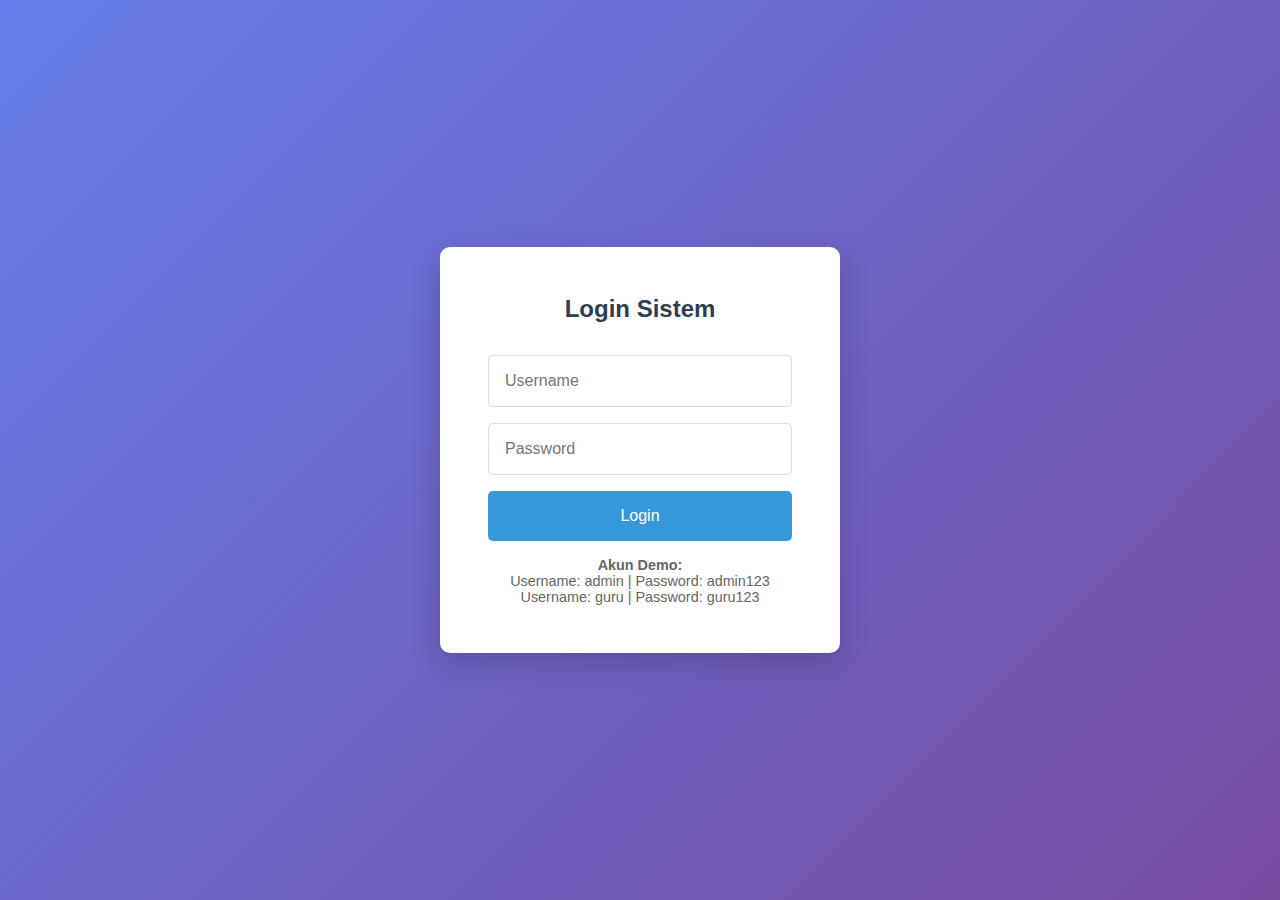
<file: index.html>
<!DOCTYPE html>
<html lang="id">
<head>
    <meta charset="UTF-8">
    <meta name="viewport" content="width=device-width, initial-scale=1.0">
    <title>Aplikasi Pelanggaran Siswa</title>
    <link rel="stylesheet" href="style.css">
</head>
<body>
    <nav class="navbar">
        <div class="nav-brand">
            <h2>SMK BAKTI NUSANTARA 666</h2>
        </div>
        <ul class="nav-menu" id="nav-menu">
            <li><a href="#" onclick="showPage('beranda')">Beranda</a></li>
            <li><a href="#" onclick="showPage('data-siswa')">Data Siswa</a></li>
            <li><a href="#" onclick="showPage('pelanggaran')">Pelanggaran</a></li>
            <li><a href="#" onclick="showPage('aturan')">Aturan Sekolah</a></li>
            <li><a href="#" onclick="showPage('histori')">Histori Ajaran</a></li>
            <li><a href="#" onclick="showPage('info-sekolah')">Info Sekolah</a></li>
            <li><a href="#" onclick="showPage('tentang')">Tentang</a></li>
            <li><a href="#" onclick="logout()">Logout</a></li>
        </ul>
    </nav>

    <!-- Login Page -->
    <div id="login-page" class="page active">
        <div class="login-container">
            <h2>Login Sistem</h2>
            <form id="login-form">
                <input type="text" id="username" placeholder="Username" required>
                <input type="password" id="password" placeholder="Password" required>
                <button type="submit">Login</button>
            </form>
            <div id="login-error" style="color: red; margin-top: 1rem; text-align: center; display: none;"></div>
            <div style="margin-top: 1rem; text-align: center; font-size: 0.9rem; color: #666;">
                <p><strong>Akun Demo:</strong></p>
                <p>Username: admin | Password: admin123</p>
                <p>Username: guru | Password: guru123</p>
            </div>
        </div>
    </div>

    <!-- Beranda -->
    <div id="beranda" class="page">
        <div class="container">
            <div class="welcome-section">
                <h1>🏫 Selamat Datang di Sistem Pelanggaran Siswa</h1>
                <h2>SMK BAKTI NUSANTARA 666</h2>
                <p>Sistem informasi untuk mengelola dan memantau pelanggaran siswa secara digital</p>
            </div>
            
            <div class="stats">
                <div class="stat-card blue">
                    <div class="stat-icon">👥</div>
                    <div class="stat-info">
                        <h3>Total Siswa</h3>
                        <p id="total-siswa">0</p>
                    </div>
                </div>
                <div class="stat-card red">
                    <div class="stat-icon">⚠️</div>
                    <div class="stat-info">
                        <h3>Total Pelanggaran</h3>
                        <p id="total-pelanggaran">0</p>
                    </div>
                </div>
                <div class="stat-card orange">
                    <div class="stat-icon">📅</div>
                    <div class="stat-info">
                        <h3>Pelanggaran Bulan Ini</h3>
                        <p id="pelanggaran-bulan">0</p>
                    </div>
                </div>
                <div class="stat-card green">
                    <div class="stat-icon">✅</div>
                    <div class="stat-info">
                        <h3>Siswa Tertib</h3>
                        <p id="siswa-tertib">0</p>
                    </div>
                </div>
            </div>
            
            <div class="quick-actions">
                <h3>🚀 Aksi Cepat</h3>
                <div class="action-buttons">
                    <button class="action-btn" onclick="showPage('data-siswa')">
                        <span class="btn-icon">👤</span>
                        <span>Kelola Siswa</span>
                    </button>
                    <button class="action-btn" onclick="showPage('pelanggaran')">
                        <span class="btn-icon">📝</span>
                        <span>Catat Pelanggaran</span>
                    </button>
                    <button class="action-btn" onclick="showPage('aturan')">
                        <span class="btn-icon">📋</span>
                        <span>Lihat Aturan</span>
                    </button>
                    <button class="action-btn" onclick="showPage('histori')">
                        <span class="btn-icon">📊</span>
                        <span>Histori Data</span>
                    </button>
                </div>
            </div>
        </div>
    </div>

    <!-- Data Siswa -->
    <div id="data-siswa" class="page">
        <div class="container">
            <h1>Data Siswa</h1>
            <button class="btn-primary" onclick="showModal('add-siswa')">Tambah Siswa</button>
            <table id="siswa-table">
                <thead>
                    <tr>
                        <th>NIS</th>
                        <th>Nama</th>
                        <th>Kelas</th>
                        <th>Alamat</th>
                        <th>Aksi</th>
                    </tr>
                </thead>
                <tbody id="siswa-tbody"></tbody>
            </table>
        </div>
    </div>

    <!-- Pelanggaran -->
    <div id="pelanggaran" class="page">
        <div class="container">
            <h1>Data Pelanggaran</h1>
            <button class="btn-primary" onclick="showModal('add-pelanggaran')">Tambah Pelanggaran</button>
            <table id="pelanggaran-table">
                <thead>
                    <tr>
                        <th>No</th>
                        <th>Tanggal</th>
                        <th>NIS</th>
                        <th>Nama Siswa</th>
                        <th>Kelas</th>
                        <th>Jenis Pelanggaran</th>
                        <th>Sanksi</th>
                        <th>Status</th>
                        <th>Aksi</th>
                    </tr>
                </thead>
                <tbody></tbody>
            </table>
        </div>
    </div>

    <!-- Aturan Sekolah -->
    <div id="aturan" class="page">
        <div class="container">
            <h1>📋 Aturan & Tata Tertib Sekolah</h1>
            
            <div class="rules-grid">
                <div class="rule-card">
                    <h3>🕐 Kedisiplinan Waktu</h3>
                    <ul>
                        <li>Siswa wajib hadir tepat waktu (07:00 WIB)</li>
                        <li>Tidak boleh terlambat lebih dari 15 menit</li>
                        <li>Izin keluar kelas harus seizin guru</li>
                        <li>Pulang sesuai jadwal yang ditentukan</li>
                    </ul>
                </div>
                
                <div class="rule-card">
                    <h3>👔 Seragam & Penampilan</h3>
                    <ul>
                        <li>Berpakaian seragam sesuai ketentuan</li>
                        <li>Sepatu hitam, kaos kaki putih</li>
                        <li>Rambut rapi, tidak dicat</li>
                        <li>Tidak memakai aksesoris berlebihan</li>
                    </ul>
                </div>
                
                <div class="rule-card">
                    <h3>📚 Kegiatan Belajar</h3>
                    <ul>
                        <li>Mengerjakan tugas tepat waktu</li>
                        <li>Membawa buku sesuai jadwal</li>
                        <li>Tidak mengganggu proses belajar</li>
                        <li>Aktif dalam kegiatan pembelajaran</li>
                    </ul>
                </div>
                
                <div class="rule-card">
                    <h3>🤝 Sikap & Perilaku</h3>
                    <ul>
                        <li>Menghormati guru dan sesama siswa</li>
                        <li>Tidak berkelahi atau bullying</li>
                        <li>Menjaga kebersihan lingkungan</li>
                        <li>Tidak merokok di area sekolah</li>
                    </ul>
                </div>
            </div>
            
            <div class="sanctions-section">
                <h3>⚖️ Tingkat Sanksi Pelanggaran</h3>
                <div class="sanction-levels">
                    <div class="sanction-card light">
                        <h4>🟡 Pelanggaran Ringan</h4>
                        <p><strong>Contoh:</strong> Terlambat, tidak mengerjakan PR</p>
                        <p><strong>Sanksi:</strong> Teguran lisan, nasihat</p>
                    </div>
                    <div class="sanction-card medium">
                        <h4>🟠 Pelanggaran Sedang</h4>
                        <p><strong>Contoh:</strong> Tidak berseragam, mengganggu kelas</p>
                        <p><strong>Sanksi:</strong> Teguran tertulis, panggilan orang tua</p>
                    </div>
                    <div class="sanction-card heavy">
                        <h4>🔴 Pelanggaran Berat</h4>
                        <p><strong>Contoh:</strong> Berkelahi, merokok, membawa barang terlarang</p>
                        <p><strong>Sanksi:</strong> Skorsing, perjanjian tertulis</p>
                    </div>
                </div>
            </div>
        </div>
    </div>

    <!-- Histori Ajaran -->
    <div id="histori" class="page">
        <div class="container">
            <h1>📊 Histori Tahun Ajaran</h1>
            
            <div class="histori-stats">
                <div class="current-year">
                    <h2>📅 Tahun Ajaran Aktif: 2024/2025</h2>
                    <div class="year-stats">
                        <div class="stat-item">
                            <span class="stat-number" id="pelanggaran-2024">0</span>
                            <span class="stat-label">Total Pelanggaran</span>
                        </div>
                        <div class="stat-item">
                            <span class="stat-number" id="siswa-aktif">0</span>
                            <span class="stat-label">Siswa Aktif</span>
                        </div>
                        <div class="stat-item">
                            <span class="stat-number" id="kasus-selesai">0</span>
                            <span class="stat-label">Kasus Selesai</span>
                        </div>
                    </div>
                </div>
            </div>
            
            <div class="histori-timeline">
                <h3>📈 Riwayat Tahun Sebelumnya</h3>
                
                <div class="timeline-item">
                    <div class="timeline-year">2023/2024</div>
                    <div class="timeline-content">
                        <h4>Tahun Ajaran 2023/2024</h4>
                        <div class="timeline-stats">
                            <span>📊 Total Pelanggaran: <strong>25</strong></span>
                            <span>👥 Total Siswa: <strong>450</strong></span>
                            <span>✅ Tingkat Kedisiplinan: <strong>94%</strong></span>
                        </div>
                        <p>Pelanggaran terbanyak: Keterlambatan (60%), Seragam tidak lengkap (25%)</p>
                    </div>
                </div>
                
                <div class="timeline-item">
                    <div class="timeline-year">2022/2023</div>
                    <div class="timeline-content">
                        <h4>Tahun Ajaran 2022/2023</h4>
                        <div class="timeline-stats">
                            <span>📊 Total Pelanggaran: <strong>32</strong></span>
                            <span>👥 Total Siswa: <strong>425</strong></span>
                            <span>✅ Tingkat Kedisiplinan: <strong>92%</strong></span>
                        </div>
                        <p>Pelanggaran terbanyak: Keterlambatan (55%), Tidak mengerjakan tugas (30%)</p>
                    </div>
                </div>
                
                <div class="timeline-item">
                    <div class="timeline-year">2021/2022</div>
                    <div class="timeline-content">
                        <h4>Tahun Ajaran 2021/2022</h4>
                        <div class="timeline-stats">
                            <span>📊 Total Pelanggaran: <strong>18</strong></span>
                            <span>👥 Total Siswa: <strong>400</strong></span>
                            <span>✅ Tingkat Kedisiplinan: <strong>95%</strong></span>
                        </div>
                        <p>Tahun dengan tingkat kedisiplinan tertinggi (Pembelajaran Hybrid)</p>
                    </div>
                </div>
            </div>
        </div>
    </div>

    <!-- Info Sekolah -->
    <div id="info-sekolah" class="page">
        <div class="container">
            <h1>🏫 Informasi Sekolah</h1>
            
            <div class="school-header">
                <div class="school-logo">🎓</div>
                <div class="school-title">
                    <h2>SMK BAKTI NUSANTARA 666</h2>
                    <p>Sekolah Menengah Kejuruan Unggulan</p>
                </div>
            </div>
            
            <div class="info-grid">
                <div class="info-card">
                    <h3>📍 Alamat & Kontak</h3>
                    <div class="info-item">
                        <span class="info-icon">🏠</span>
                        <div>
                            <strong>Alamat:</strong><br>
                            Jl. Pendidikan Teknologi No. 666<br>
                            Jakarta Selatan, DKI Jakarta 12345
                        </div>
                    </div>
                    <div class="info-item">
                        <span class="info-icon">📞</span>
                        <div><strong>Telepon:</strong> (021) 7654-3210</div>
                    </div>
                    <div class="info-item">
                        <span class="info-icon">📧</span>
                        <div><strong>Email:</strong> info@smkbaktinusantara666.sch.id</div>
                    </div>
                    <div class="info-item">
                        <span class="info-icon">🌐</span>
                        <div><strong>Website:</strong> www.smkbaktinusantara666.sch.id</div>
                    </div>
                </div>
                
                <div class="info-card">
                    <h3>👥 Pimpinan Sekolah</h3>
                    <div class="info-item">
                        <span class="info-icon">👨‍💼</span>
                        <div>
                            <strong>Kepala Sekolah:</strong><br>
                            Drs. Budi Santoso, M.Pd<br>
                            <small>NIP: 196505151990031003</small>
                        </div>
                    </div>
                    <div class="info-item">
                        <span class="info-icon">👩‍💼</span>
                        <div>
                            <strong>Wakil Kepala Sekolah:</strong><br>
                            Siti Nurhaliza, S.Pd, M.M<br>
                            <small>Bidang Kesiswaan</small>
                        </div>
                    </div>
                </div>
                
                <div class="info-card">
                    <h3>🎯 Visi & Misi</h3>
                    <div class="vision-mission">
                        <div class="vision">
                            <h4>👁️ VISI</h4>
                            <p>"Menjadi SMK unggulan yang menghasilkan lulusan berkarakter, kompeten, dan siap kerja di era digital"</p>
                        </div>
                        <div class="mission">
                            <h4>🚀 MISI</h4>
                            <ul>
                                <li>Menyelenggarakan pendidikan berkualitas tinggi</li>
                                <li>Mengembangkan karakter siswa yang berakhlak mulia</li>
                                <li>Membekali siswa dengan keterampilan teknologi terkini</li>
                                <li>Menjalin kerjasama dengan dunia industri</li>
                            </ul>
                        </div>
                    </div>
                </div>
                
                <div class="info-card">
                    <h3>🏆 Program Keahlian</h3>
                    <div class="programs">
                        <div class="program-item">
                            <span class="program-icon">💻</span>
                            <div>
                                <strong>Teknik Komputer & Jaringan</strong>
                                <p>Akreditasi A</p>
                            </div>
                        </div>
                        <div class="program-item">
                            <span class="program-icon">📱</span>
                            <div>
                                <strong>Rekayasa Perangkat Lunak</strong>
                                <p>Akreditasi A</p>
                            </div>
                        </div>
                        <div class="program-item">
                            <span class="program-icon">🎨</span>
                            <div>
                                <strong>Multimedia</strong>
                                <p>Akreditasi B</p>
                            </div>
                        </div>
                        <div class="program-item">
                            <span class="program-icon">⚡</span>
                            <div>
                                <strong>Teknik Instalasi Tenaga Listrik</strong>
                                <p>Akreditasi B</p>
                            </div>
                        </div>
                    </div>
                </div>
            </div>
        </div>
    </div>

    <!-- Tentang -->
    <div id="tentang" class="page">
        <div class="container">
            <h1>💡 Tentang Aplikasi</h1>
            
            <div class="about-header">
                <div class="app-icon">📱</div>
                <div class="app-info">
                    <h2>Sistem Informasi Pelanggaran Siswa</h2>
                    <p>Aplikasi digital untuk mengelola dan memantau kedisiplinan siswa</p>
                    <div class="version-badge">v2.1.0</div>
                </div>
            </div>
            
            <div class="about-grid">
                <div class="about-card">
                    <h3>🎯 Tujuan Aplikasi</h3>
                    <p>Membantu sekolah dalam mengelola data pelanggaran siswa secara digital, efisien, dan terstruktur untuk meningkatkan kedisiplinan dan karakter siswa.</p>
                </div>
                
                <div class="about-card">
                    <h3>✨ Fitur Utama</h3>
                    <div class="feature-list">
                        <div class="feature-item">
                            <span class="feature-icon">👥</span>
                            <span>Manajemen Data Siswa Lengkap</span>
                        </div>
                        <div class="feature-item">
                            <span class="feature-icon">📝</span>
                            <span>Pencatatan Pelanggaran Real-time</span>
                        </div>
                        <div class="feature-item">
                            <span class="feature-icon">📊</span>
                            <span>Dashboard & Statistik</span>
                        </div>
                        <div class="feature-item">
                            <span class="feature-icon">📋</span>
                            <span>Database Aturan Sekolah</span>
                        </div>
                        <div class="feature-item">
                            <span class="feature-icon">📈</span>
                            <span>Laporan Histori Tahunan</span>
                        </div>
                        <div class="feature-item">
                            <span class="feature-icon">🔒</span>
                            <span>Sistem Login Aman</span>
                        </div>
                    </div>
                </div>
                
                <div class="about-card">
                    <h3>🛠️ Teknologi</h3>
                    <div class="tech-stack">
                        <div class="tech-item">
                            <span class="tech-icon">🌐</span>
                            <div>
                                <strong>Frontend:</strong>
                                <p>HTML5, CSS3, JavaScript ES6</p>
                            </div>
                        </div>
                        <div class="tech-item">
                            <span class="tech-icon">💾</span>
                            <div>
                                <strong>Storage:</strong>
                                <p>Local Storage Browser</p>
                            </div>
                        </div>
                        <div class="tech-item">
                            <span class="tech-icon">📱</span>
                            <div>
                                <strong>Design:</strong>
                                <p>Responsive Web Design</p>
                            </div>
                        </div>
                    </div>
                </div>
                
                <div class="about-card">
                    <h3>👨‍💻 Tim Pengembang</h3>
                    <div class="team-info">
                        <div class="team-member">
                            <span class="member-icon">👨‍💻</span>
                            <div>
                                <strong>Lead Developer</strong>
                                <p>Tim IT SMK Bakti Nusantara 666</p>
                            </div>
                        </div>
                        <div class="team-member">
                            <span class="member-icon">🎨</span>
                            <div>
                                <strong>UI/UX Designer</strong>
                                <p>Siswa Multimedia</p>
                            </div>
                        </div>
                        <div class="team-member">
                            <span class="member-icon">🧪</span>
                            <div>
                                <strong>Quality Assurance</strong>
                                <p>Guru BK & Kesiswaan</p>
                            </div>
                        </div>
                    </div>
                </div>
                
                <div class="about-card">
                    <h3>📞 Dukungan & Bantuan</h3>
                    <div class="support-info">
                        <p>Jika mengalami kendala atau membutuhkan bantuan:</p>
                        <div class="contact-item">
                            <span class="contact-icon">📧</span>
                            <span>Email: support@smkbaktinusantara666.sch.id</span>
                        </div>
                        <div class="contact-item">
                            <span class="contact-icon">📞</span>
                            <span>Telepon: (021) 7654-3210 ext. 101</span>
                        </div>
                        <div class="contact-item">
                            <span class="contact-icon">🏢</span>
                            <span>Ruang IT Sekolah (Lantai 2)</span>
                        </div>
                    </div>
                </div>
                
                <div class="about-card">
                    <h3>📋 Changelog</h3>
                    <div class="changelog">
                        <div class="version-item">
                            <strong>v2.1.0</strong> - Desember 2024
                            <ul>
                                <li>Tampilan dashboard yang lebih menarik</li>
                                <li>Fitur statistik real-time</li>
                                <li>Perbaikan bug minor</li>
                            </ul>
                        </div>
                        <div class="version-item">
                            <strong>v2.0.0</strong> - November 2024
                            <ul>
                                <li>Redesign UI/UX</li>
                                <li>Sistem login yang lebih aman</li>
                                <li>Fitur histori tahun ajaran</li>
                            </ul>
                        </div>
                    </div>
                </div>
            </div>
        </div>
    </div>

    <!-- Modal Tambah Siswa -->
    <div id="add-siswa" class="modal">
        <div class="modal-content">
            <span class="close" onclick="closeModal('add-siswa')">&times;</span>
            <h2>Tambah Data Siswa</h2>
            <form id="siswa-form">
                <input type="text" id="nis" placeholder="NIS" required>
                <input type="text" id="nama" placeholder="Nama Lengkap" required>
                <input type="text" id="kelas" placeholder="Kelas" required>
                <textarea id="alamat" placeholder="Alamat" required></textarea>
                <button type="submit">Simpan</button>
            </form>
        </div>
    </div>

    <!-- Modal Tambah Pelanggaran -->
    <div id="add-pelanggaran" class="modal">
        <div class="modal-content">
            <span class="close" onclick="closeModal('add-pelanggaran')">&times;</span>
            <h2>Tambah Pelanggaran</h2>
            <form id="pelanggaran-form">
                <input type="date" id="tanggal" required>
                <select id="siswa-select" required>
                    <option value="">Pilih Siswa</option>
                </select>
                <select id="jenis-pelanggaran" required>
                    <option value="">Pilih Jenis Pelanggaran</option>
                    <option value="Terlambat">Terlambat</option>
                    <option value="Tidak berseragam">Tidak berseragam</option>
                    <option value="Tidak mengerjakan tugas">Tidak mengerjakan tugas</option>
                    <option value="Berkelahi">Berkelahi</option>
                    <option value="Merokok">Merokok</option>
                </select>
                <textarea id="sanksi" placeholder="Sanksi" required></textarea>
                <button type="submit">Simpan</button>
            </form>
        </div>
    </div>

    <!-- Modal Edit Siswa -->
    <div id="edit-siswa" class="modal">
        <div class="modal-content">
            <span class="close" onclick="closeModal('edit-siswa')">&times;</span>
            <h2>Edit Data Siswa</h2>
            <form id="edit-siswa-form">
                <input type="hidden" id="edit-id">
                <input type="text" id="edit-nis" placeholder="NIS" required>
                <input type="text" id="edit-nama" placeholder="Nama Lengkap" required>
                <input type="text" id="edit-kelas" placeholder="Kelas" required>
                <textarea id="edit-alamat" placeholder="Alamat" required></textarea>
                <button type="submit">Update</button>
            </form>
        </div>
    </div>

    <script src="script.js"></script>
</body>
</html>
</file>
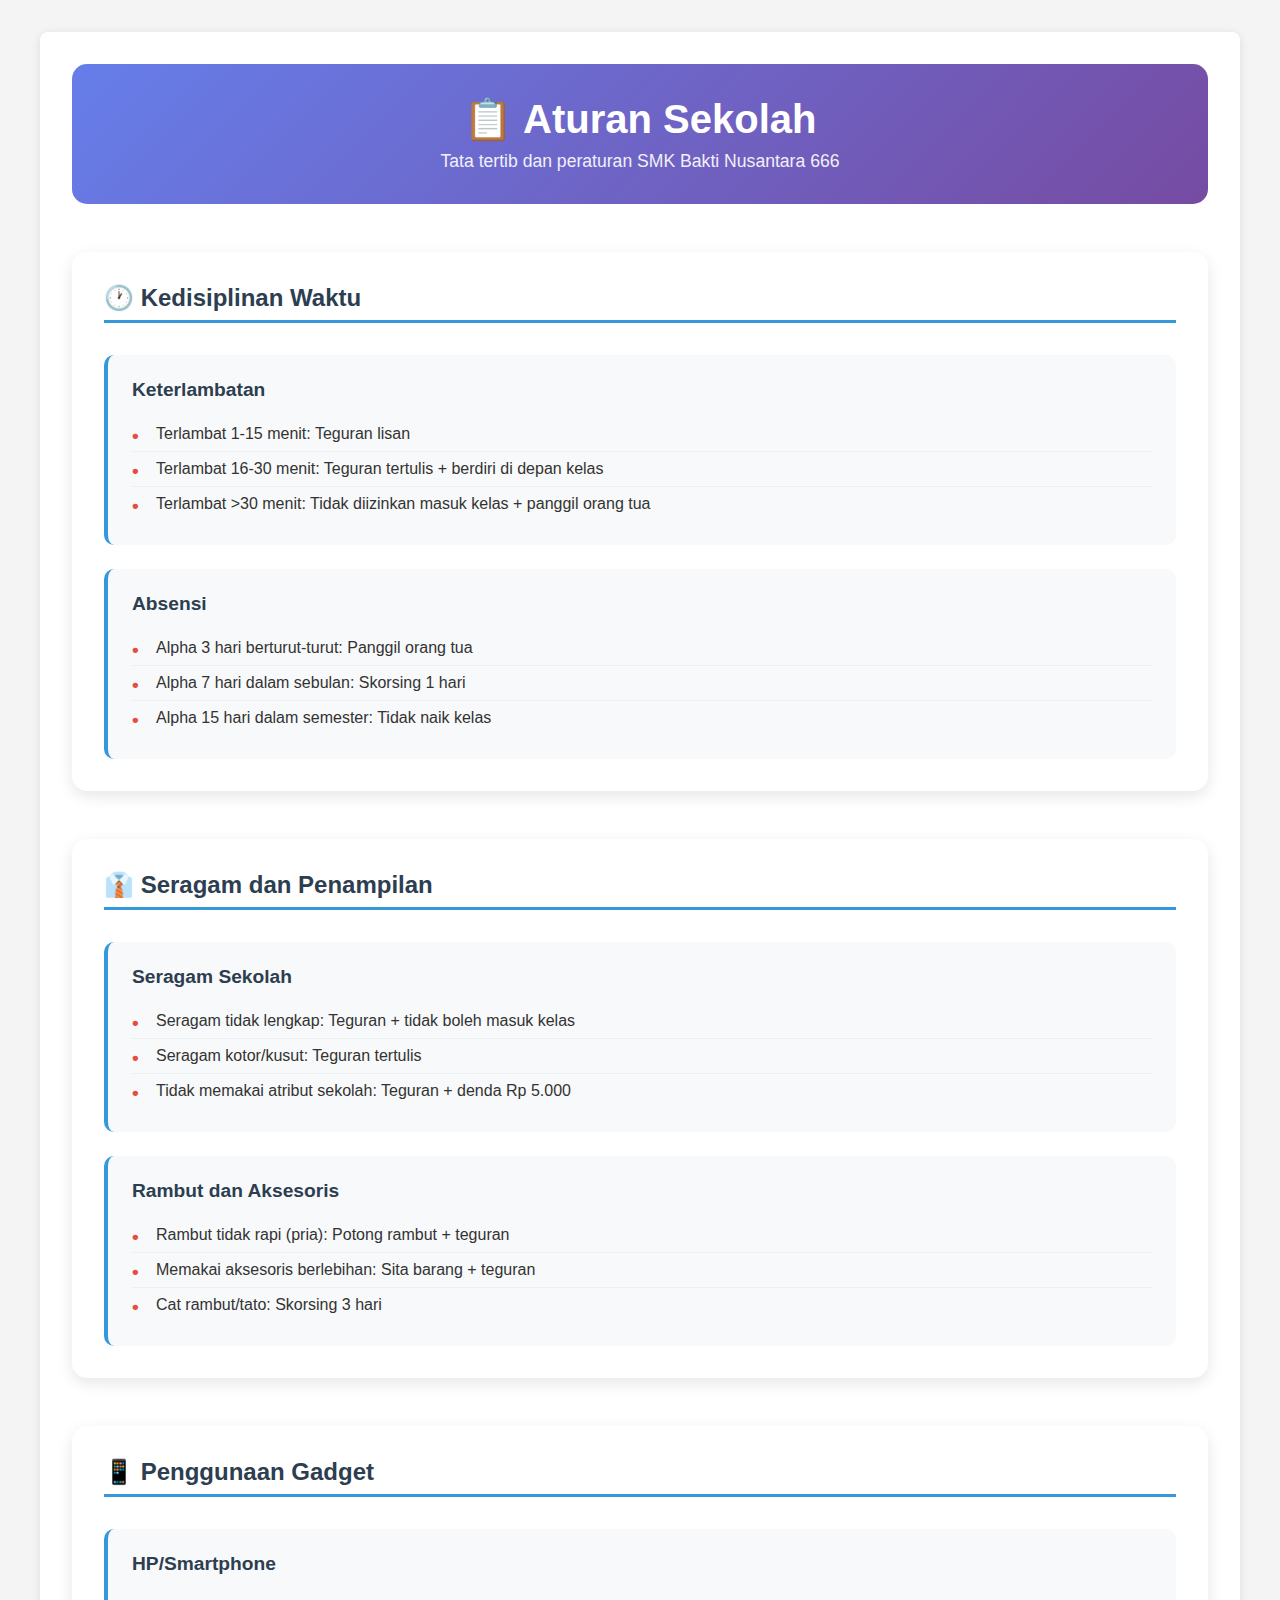
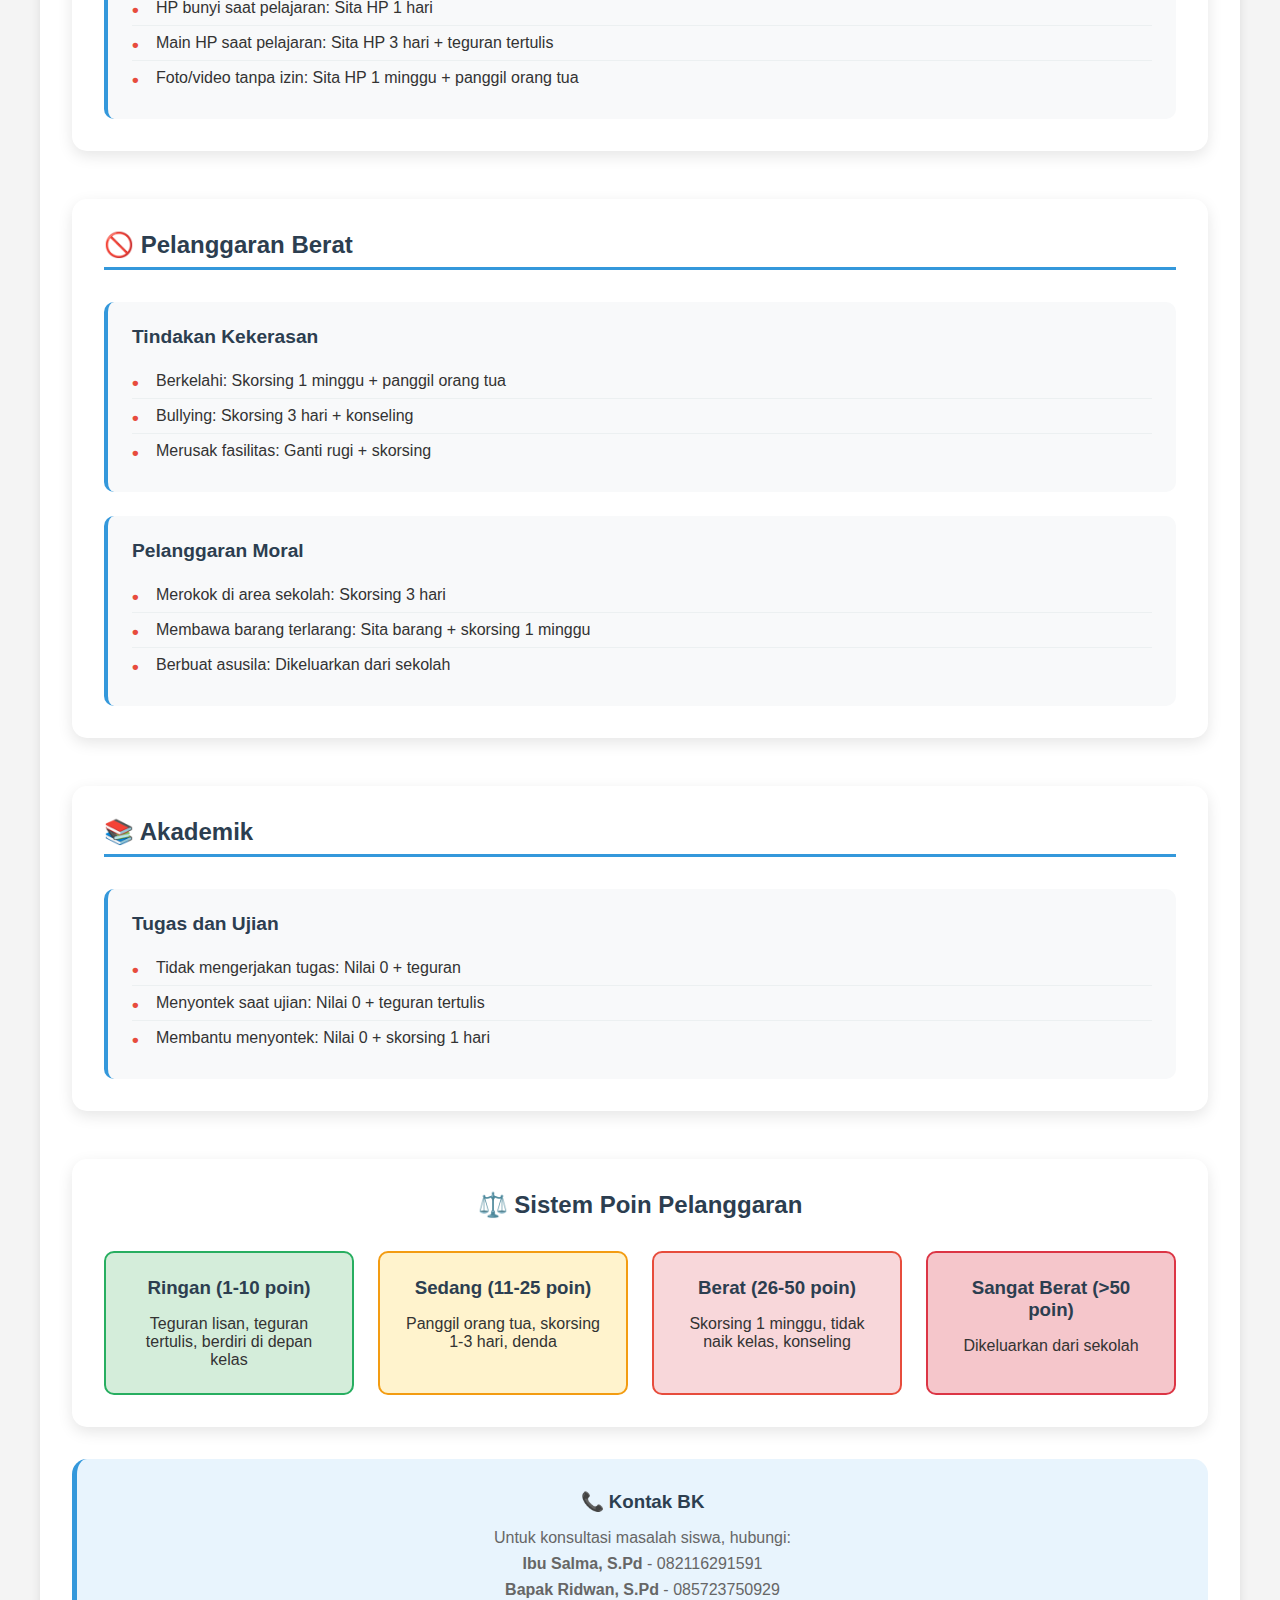
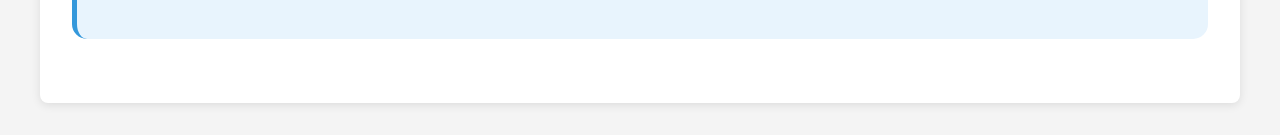
<file: aturan.html>
<!DOCTYPE html>
<html lang="id">
<head>
    <meta charset="UTF-8">
    <meta name="viewport" content="width=device-width, initial-scale=1.0">
    <title>Aturan Sekolah - SMK Bakti Nusantara 666</title>
    <link rel="stylesheet" href="style.css">
    <link rel="stylesheet" href="pages-style.css">
</head>
<body>
    <nav class="navbar">
        <div class="nav-brand">
            <h2>SMK BAKTI NUSANTARA 666</h2>
        </div>
        <ul class="nav-menu">
            <li><a href="beranda.html">Beranda</a></li>
            <li><a href="data-siswa.html">Data Siswa</a></li>
            <li><a href="pelanggaran.html">Pelanggaran</a></li>
            <li><a href="aturan.html" class="active">Aturan Sekolah</a></li>
            <li><a href="histori.html">Histori Ajaran</a></li>
            <li><a href="info-sekolah.html">Info Sekolah</a></li>
            <li><a href="tentang.html">Tentang</a></li>
            <li><a href="#" onclick="confirmLogout()">Logout</a></li>
        </ul>
    </nav>

    <div class="page active">
        <div class="container">
            <div class="page-header">
                <h1>📋 Aturan Sekolah</h1>
                <p>Tata tertib dan peraturan SMK Bakti Nusantara 666</p>
            </div>

            <div class="rules-section">
                <div class="rule-category">
                    <h2>🕐 Kedisiplinan Waktu</h2>
                    <div class="rule-list">
                        <div class="rule-item">
                            <h3>Keterlambatan</h3>
                            <ul>
                                <li>Terlambat 1-15 menit: Teguran lisan</li>
                                <li>Terlambat 16-30 menit: Teguran tertulis + berdiri di depan kelas</li>
                                <li>Terlambat >30 menit: Tidak diizinkan masuk kelas + panggil orang tua</li>
                            </ul>
                        </div>
                        <div class="rule-item">
                            <h3>Absensi</h3>
                            <ul>
                                <li>Alpha 3 hari berturut-turut: Panggil orang tua</li>
                                <li>Alpha 7 hari dalam sebulan: Skorsing 1 hari</li>
                                <li>Alpha 15 hari dalam semester: Tidak naik kelas</li>
                            </ul>
                        </div>
                    </div>
                </div>

                <div class="rule-category">
                    <h2>👔 Seragam dan Penampilan</h2>
                    <div class="rule-list">
                        <div class="rule-item">
                            <h3>Seragam Sekolah</h3>
                            <ul>
                                <li>Seragam tidak lengkap: Teguran + tidak boleh masuk kelas</li>
                                <li>Seragam kotor/kusut: Teguran tertulis</li>
                                <li>Tidak memakai atribut sekolah: Teguran + denda Rp 5.000</li>
                            </ul>
                        </div>
                        <div class="rule-item">
                            <h3>Rambut dan Aksesoris</h3>
                            <ul>
                                <li>Rambut tidak rapi (pria): Potong rambut + teguran</li>
                                <li>Memakai aksesoris berlebihan: Sita barang + teguran</li>
                                <li>Cat rambut/tato: Skorsing 3 hari</li>
                            </ul>
                        </div>
                    </div>
                </div>

                <div class="rule-category">
                    <h2>📱 Penggunaan Gadget</h2>
                    <div class="rule-list">
                        <div class="rule-item">
                            <h3>HP/Smartphone</h3>
                            <ul>
                                <li>HP bunyi saat pelajaran: Sita HP 1 hari</li>
                                <li>Main HP saat pelajaran: Sita HP 3 hari + teguran tertulis</li>
                                <li>Foto/video tanpa izin: Sita HP 1 minggu + panggil orang tua</li>
                            </ul>
                        </div>
                    </div>
                </div>

                <div class="rule-category">
                    <h2>🚫 Pelanggaran Berat</h2>
                    <div class="rule-list">
                        <div class="rule-item">
                            <h3>Tindakan Kekerasan</h3>
                            <ul>
                                <li>Berkelahi: Skorsing 1 minggu + panggil orang tua</li>
                                <li>Bullying: Skorsing 3 hari + konseling</li>
                                <li>Merusak fasilitas: Ganti rugi + skorsing</li>
                            </ul>
                        </div>
                        <div class="rule-item">
                            <h3>Pelanggaran Moral</h3>
                            <ul>
                                <li>Merokok di area sekolah: Skorsing 3 hari</li>
                                <li>Membawa barang terlarang: Sita barang + skorsing 1 minggu</li>
                                <li>Berbuat asusila: Dikeluarkan dari sekolah</li>
                            </ul>
                        </div>
                    </div>
                </div>

                <div class="rule-category">
                    <h2>📚 Akademik</h2>
                    <div class="rule-list">
                        <div class="rule-item">
                            <h3>Tugas dan Ujian</h3>
                            <ul>
                                <li>Tidak mengerjakan tugas: Nilai 0 + teguran</li>
                                <li>Menyontek saat ujian: Nilai 0 + teguran tertulis</li>
                                <li>Membantu menyontek: Nilai 0 + skorsing 1 hari</li>
                            </ul>
                        </div>
                    </div>
                </div>
            </div>

            <div class="sanctions-info">
                <h2>⚖️ Sistem Poin Pelanggaran</h2>
                <div class="points-table">
                    <div class="point-level">
                        <h3>Ringan (1-10 poin)</h3>
                        <p>Teguran lisan, teguran tertulis, berdiri di depan kelas</p>
                    </div>
                    <div class="point-level">
                        <h3>Sedang (11-25 poin)</h3>
                        <p>Panggil orang tua, skorsing 1-3 hari, denda</p>
                    </div>
                    <div class="point-level">
                        <h3>Berat (26-50 poin)</h3>
                        <p>Skorsing 1 minggu, tidak naik kelas, konseling</p>
                    </div>
                    <div class="point-level">
                        <h3>Sangat Berat (>50 poin)</h3>
                        <p>Dikeluarkan dari sekolah</p>
                    </div>
                </div>
            </div>

            <div class="contact-info">
                <h3>📞 Kontak BK</h3>
                <p>Untuk konsultasi masalah siswa, hubungi:</p>
                <p><strong>Ibu Salma, S.Pd</strong> - 082116291591</p>
                <p><strong>Bapak Ridwan, S.Pd</strong> - 085723750929</p>
            </div>
        </div>
    </div>
    <script>
        function confirmLogout() {
            if (confirm('Yakin ingin logout?')) {
                localStorage.removeItem('currentUser');
                window.location.href = 'index.html';
            }
        }
    </script>
</body>
</html>
</file>
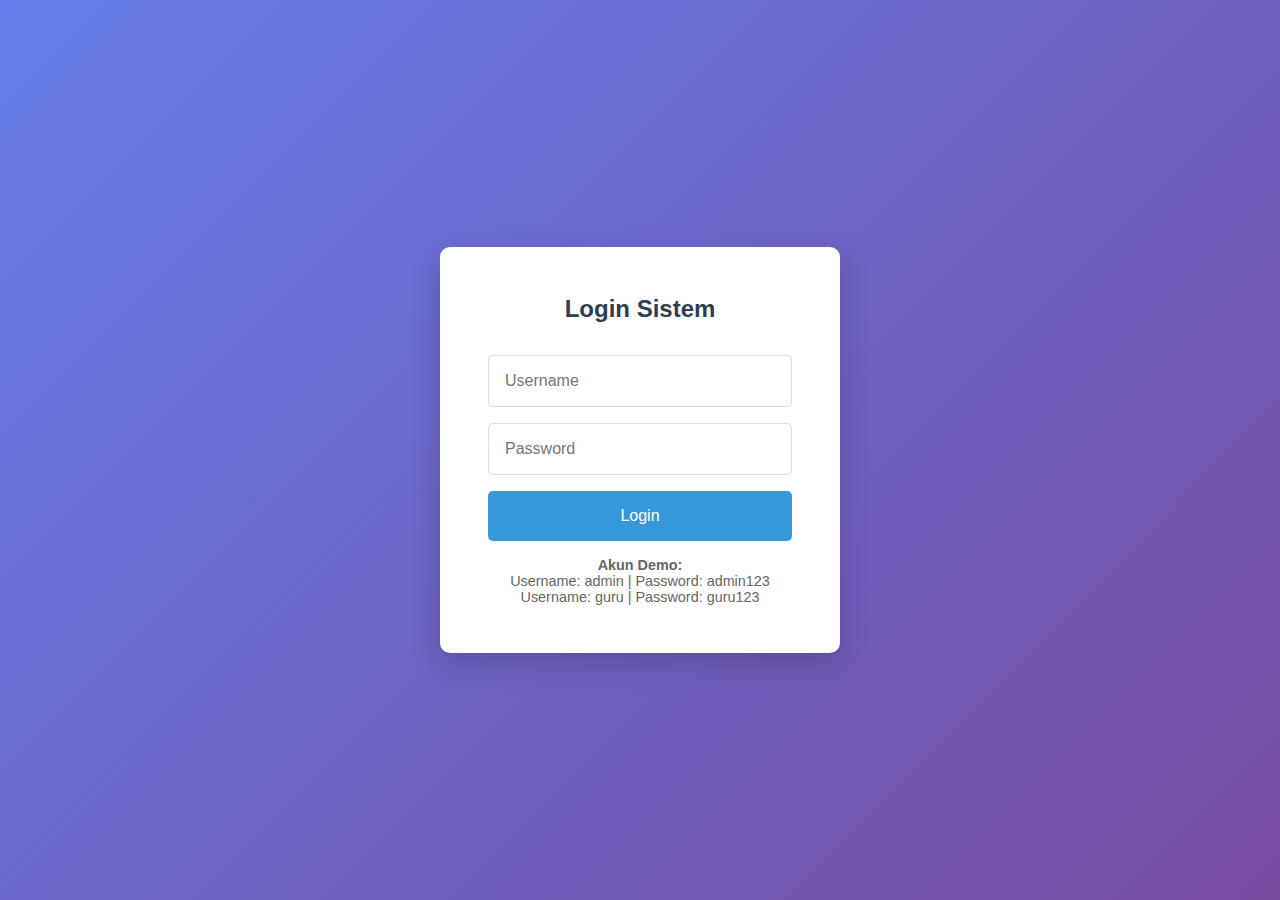
<file: beranda.html>
<!DOCTYPE html>
<html lang="id">
<head>
    <meta charset="UTF-8">
    <meta name="viewport" content="width=device-width, initial-scale=1.0">
    <title>Beranda - SMK Bakti Nusantara 666</title>
    <link rel="stylesheet" href="style.css">
</head>
<body>
    <nav class="navbar">
        <div class="nav-brand">
            <h2>SMK BAKTI NUSANTARA 666</h2>
        </div>
        <ul class="nav-menu">
            <li><a href="beranda.html" class="active">Beranda</a></li>
            <li><a href="data-siswa.html">Data Siswa</a></li>
            <li><a href="pelanggaran.html">Pelanggaran</a></li>
            <li><a href="aturan.html" target="_blank">Aturan Sekolah</a></li>
            <li><a href="histori.html" target="_blank">Histori Ajaran</a></li>
            <li><a href="info-sekolah.html" target="_blank">Info Sekolah</a></li>
            <li><a href="tentang.html" target="_blank">Tentang</a></li>
            <li><a href="#" onclick="logout()">Logout</a></li>
        </ul>
    </nav>

    <div class="page active">
        <div class="container">
            <div class="welcome-section">
                <h1>🏫 Selamat Datang di Sistem Pelanggaran Siswa</h1>
                <h2>SMK BAKTI NUSANTARA 666</h2>
                <p>Sistem informasi untuk mengelola dan memantau pelanggaran siswa secara digital</p>
            </div>
            
            <div class="stats">
                <div class="stat-card blue">
                    <div class="stat-icon">👥</div>
                    <div class="stat-info">
                        <h3>Total Siswa</h3>
                        <p id="total-siswa">450</p>
                    </div>
                </div>
                <div class="stat-card red">
                    <div class="stat-icon">⚠️</div>
                    <div class="stat-info">
                        <h3>Total Pelanggaran</h3>
                        <p id="total-pelanggaran">25</p>
                    </div>
                </div>
                <div class="stat-card orange">
                    <div class="stat-icon">📅</div>
                    <div class="stat-info">
                        <h3>Pelanggaran Bulan Ini</h3>
                        <p id="pelanggaran-bulan">8</p>
                    </div>
                </div>
                <div class="stat-card green">
                    <div class="stat-icon">✅</div>
                    <div class="stat-info">
                        <h3>Siswa Tertib</h3>
                        <p id="siswa-tertib">425</p>
                    </div>
                </div>
            </div>
            
            <div class="quick-actions">
                <h3>🚀 Aksi Cepat</h3>
                <div class="action-buttons">
                    <a href="data-siswa.html" class="action-btn">
                        <span class="btn-icon">👤</span>
                        <span>Kelola Siswa</span>
                    </a>
                    <a href="pelanggaran.html" class="action-btn">
                        <span class="btn-icon">📝</span>
                        <span>Catat Pelanggaran</span>
                    </a>
                    <a href="aturan.html" target="_blank" class="action-btn">
                        <span class="btn-icon">📋</span>
                        <span>Lihat Aturan</span>
                    </a>
                    <a href="histori.html" target="_blank" class="action-btn">
                        <span class="btn-icon">📊</span>
                        <span>Histori Data</span>
                    </a>
                </div>
            </div>

            <div class="recent-activities">
                <h3>📋 Aktivitas Terbaru</h3>
                <div class="activity-list">
                    <div class="activity-item">
                        <div class="activity-icon">⚠️</div>
                        <div class="activity-content">
                            <h4>Pelanggaran Baru</h4>
                            <p>Ahmad Rizki - Terlambat masuk kelas</p>
                            <small>2 jam yang lalu</small>
                        </div>
                    </div>
                    <div class="activity-item">
                        <div class="activity-icon">👤</div>
                        <div class="activity-content">
                            <h4>Siswa Baru</h4>
                            <p>Maya Sari ditambahkan ke sistem</p>
                            <small>1 hari yang lalu</small>
                        </div>
                    </div>
                    <div class="activity-item">
                        <div class="activity-icon">✅</div>
                        <div class="activity-content">
                            <h4>Sanksi Selesai</h4>
                            <p>Budi Santoso menyelesaikan sanksi</p>
                            <small>3 hari yang lalu</small>
                        </div>
                    </div>
                </div>
            </div>
        </div>
    </div>
    <script src="script.js"></script>
    <script>
        // Check login status
        if (!localStorage.getItem('currentUser')) {
            window.location.href = 'index.html';
        }
    </script>
</body>
</html>
</file>
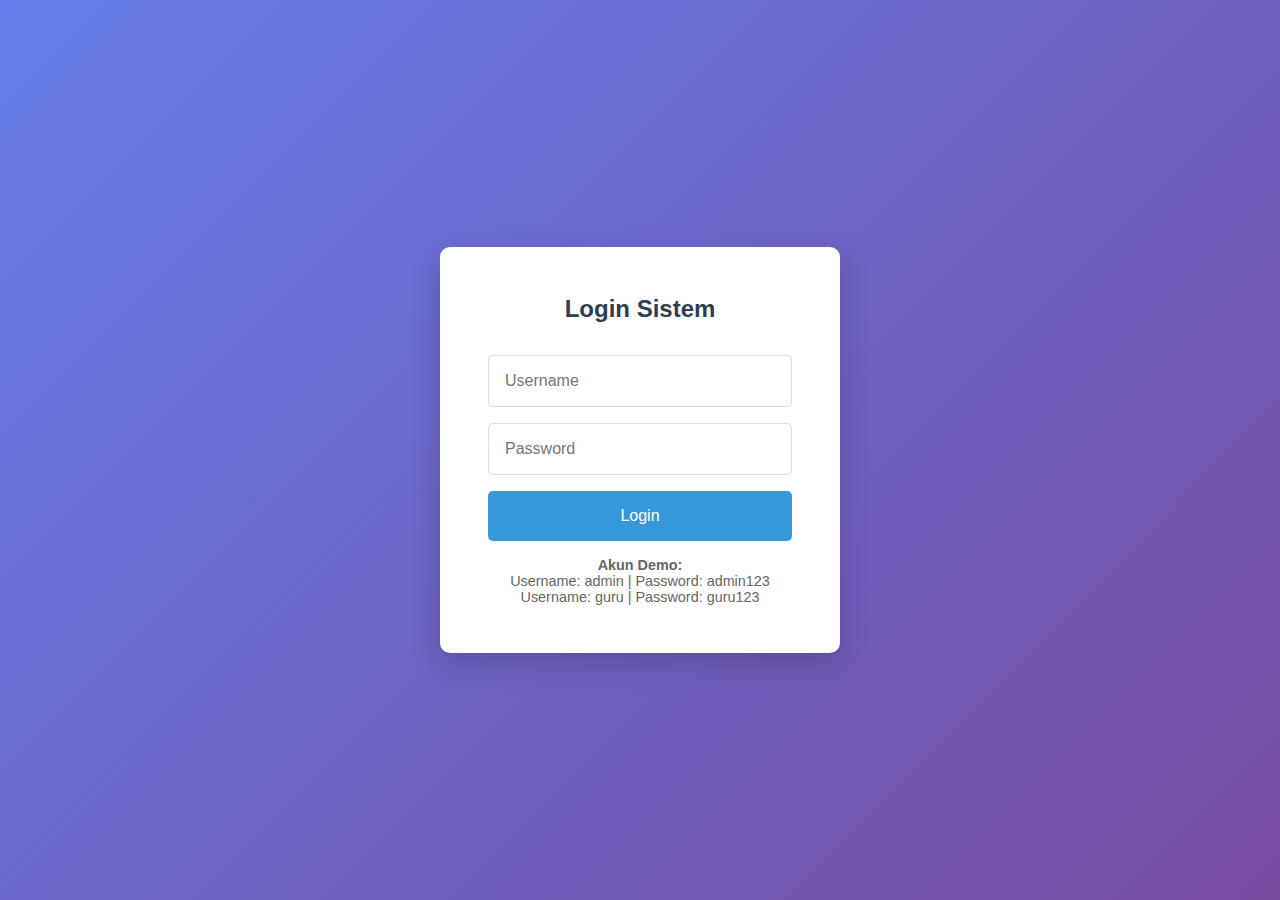
<file: data-siswa.html>
<!DOCTYPE html>
<html lang="id">
<head>
    <meta charset="UTF-8">
    <meta name="viewport" content="width=device-width, initial-scale=1.0">
    <title>Data Siswa - SMK Bakti Nusantara 666</title>
    <link rel="stylesheet" href="style.css">
    <script src="script.js" defer></script>
</head>
<body>
    <nav class="navbar">
        <div class="nav-brand">
            <h2>SMK BAKTI NUSANTARA 666</h2>
        </div>
        <ul class="nav-menu">
            <li><a href="beranda.html">Beranda</a></li>
            <li><a href="data-siswa.html" class="active">Data Siswa</a></li>
            <li><a href="pelanggaran.html">Pelanggaran</a></li>
            <li><a href="aturan.html">Aturan Sekolah</a></li>
            <li><a href="histori.html">Histori Ajaran</a></li>
            <li><a href="info-sekolah.html">Info Sekolah</a></li>
            <li><a href="tentang.html">Tentang</a></li>
            <li><a href="index.html">Logout</a></li>
        </ul>
    </nav>

    <div class="page active">
        <div class="container">
            <div class="page-header">
                <h1>👥 Data Siswa</h1>
                <p>Kelola data siswa SMK Bakti Nusantara 666</p>
            </div>

            <div class="student-stats">
                <div class="stat-row">
                    <div class="stat-box">
                        <h3>Total Siswa</h3>
                        <p>450</p>
                    </div>
                    <div class="stat-box">
                        <h3>Kelas X</h3>
                        <p>150</p>
                    </div>
                    <div class="stat-box">
                        <h3>Kelas XI</h3>
                        <p>150</p>
                    </div>
                    <div class="stat-box">
                        <h3>Kelas XII</h3>
                        <p>150</p>
                    </div>
                </div>
            </div>

            <div class="table-controls">
                <button class="btn-primary" onclick="showModal('add-siswa')">➕ Tambah Siswa</button>
                <div class="search-filter">
                    <input type="text" id="search-siswa" placeholder="🔍 Cari siswa..." onkeyup="searchSiswa()">
                    <select id="filter-kelas" onchange="filterKelas()">
                        <option value="">Semua Kelas</option>
                        <option value="X">Kelas X</option>
                        <option value="XI">Kelas XI</option>
                        <option value="XII">Kelas XII</option>
                    </select>
                </div>
            </div>

            <div class="table-container">
                <table id="siswa-table">
                    <thead>
                        <tr>
                            <th>No</th>
                            <th>NIS</th>
                            <th>Nama Lengkap</th>
                            <th>Kelas</th>
                            <th>Jurusan</th>
                            <th>Alamat</th>
                            <th>Status</th>
                            <th>Aksi</th>
                        </tr>
                    </thead>
                    <tbody id="siswa-tbody">
                        <tr>
                            <td>1</td>
                            <td>2024001</td>
                            <td>Ahmad Rizki Pratama</td>
                            <td>XII</td>
                            <td>TKJ</td>
                            <td>Jl. Merdeka No. 10, Jakarta Selatan</td>
                            <td><span class="status active">Aktif</span></td>
                            <td>
                                <button class="btn-edit" onclick="editSiswa(1)">✏️ Edit</button>
                                <button class="btn-view" onclick="viewSiswa(1)">👁️ Lihat</button>
                                <button class="btn-delete" onclick="deleteSiswa(1)">🗑️ Hapus</button>
                            </td>
                        </tr>
                        <tr>
                            <td>2</td>
                            <td>2024002</td>
                            <td>Siti Nurhaliza Putri</td>
                            <td>XII</td>
                            <td>RPL</td>
                            <td>Jl. Sudirman No. 15, Jakarta Pusat</td>
                            <td><span class="status active">Aktif</span></td>
                            <td>
                                <button class="btn-edit" onclick="editSiswa(2)">✏️ Edit</button>
                                <button class="btn-view" onclick="viewSiswa(2)">👁️ Lihat</button>
                                <button class="btn-delete" onclick="deleteSiswa(2)">🗑️ Hapus</button>
                            </td>
                        </tr>
                        <tr>
                            <td>3</td>
                            <td>2024003</td>
                            <td>Budi Santoso</td>
                            <td>XI</td>
                            <td>MM</td>
                            <td>Jl. Diponegoro No. 20, Jakarta Timur</td>
                            <td><span class="status warning">Peringatan</span></td>
                            <td>
                                <button class="btn-edit" onclick="editSiswa(3)">✏️ Edit</button>
                                <button class="btn-view" onclick="viewSiswa(3)">👁️ Lihat</button>
                                <button class="btn-delete" onclick="deleteSiswa(3)">🗑️ Hapus</button>
                            </td>
                        </tr>
                        <tr>
                            <td>4</td>
                            <td>2024004</td>
                            <td>Dewi Sartika</td>
                            <td>X</td>
                            <td>TKJ</td>
                            <td>Jl. Gatot Subroto No. 25, Jakarta Barat</td>
                            <td><span class="status active">Aktif</span></td>
                            <td>
                                <button class="btn-edit" onclick="editSiswa(4)">✏️ Edit</button>
                                <button class="btn-view" onclick="viewSiswa(4)">👁️ Lihat</button>
                                <button class="btn-delete" onclick="deleteSiswa(4)">🗑️ Hapus</button>
                            </td>
                        </tr>
                        <tr>
                            <td>5</td>
                            <td>2024005</td>
                            <td>Andi Wijaya</td>
                            <td>XI</td>
                            <td>TITL</td>
                            <td>Jl. Thamrin No. 30, Jakarta Pusat</td>
                            <td><span class="status active">Aktif</span></td>
                            <td>
                                <button class="btn-edit" onclick="editSiswa(5)">✏️ Edit</button>
                                <button class="btn-view" onclick="viewSiswa(5)">👁️ Lihat</button>
                                <button class="btn-delete" onclick="deleteSiswa(5)">🗑️ Hapus</button>
                            </td>
                        </tr>
                    </tbody>
                </table>
            </div>

            <div class="pagination">
                <button class="btn-page">« Sebelumnya</button>
                <span class="page-info">Halaman 1 dari 10</span>
                <button class="btn-page">Selanjutnya »</button>
            </div>
        </div>
    </div>

    <!-- Modal Tambah Siswa -->
    <div id="add-siswa" class="modal">
        <div class="modal-content">
            <span class="close" onclick="closeModal('add-siswa')">&times;</span>
            <h2>➕ Tambah Data Siswa</h2>
            <form id="siswa-form">
                <div class="form-row">
                    <input type="text" id="nis" placeholder="NIS" required>
                    <input type="text" id="nama" placeholder="Nama Lengkap" required>
                </div>
                <div class="form-row">
                    <select id="kelas" required>
                        <option value="">Pilih Kelas</option>
                        <option value="X">Kelas X</option>
                        <option value="XI">Kelas XI</option>
                        <option value="XII">Kelas XII</option>
                    </select>
                    <select id="jurusan" required>
                        <option value="">Pilih Jurusan</option>
                        <option value="TKJ">Teknik Komputer Jaringan</option>
                        <option value="RPL">Rekayasa Perangkat Lunak</option>
                        <option value="MM">Multimedia</option>
                        <option value="TITL">Teknik Instalasi Tenaga Listrik</option>
                    </select>
                </div>
                <textarea id="alamat" placeholder="Alamat Lengkap" required></textarea>
                <div class="form-row">
                    <input type="tel" id="telepon" placeholder="Nomor Telepon">
                    <input type="email" id="email" placeholder="Email">
                </div>
                <div class="form-buttons">
                    <button type="submit" class="btn-primary">💾 Simpan</button>
                    <button type="button" class="btn-secondary" onclick="closeModal('add-siswa')">❌ Batal</button>
                </div>
            </form>
        </div>
    </div>

    <!-- Modal View Siswa -->
    <div id="view-siswa" class="modal">
        <div class="modal-content">
            <span class="close" onclick="closeModal('view-siswa')">&times;</span>
            <h2>👁️ Detail Siswa</h2>
            <div id="siswa-detail"></div>
        </div>
    </div>

</body>
</html>on">
                    <input type="email" id="email" placeholder="Email">
                </div>
                <button type="submit">💾 Simpan Data</button>
            </form>
        </div>
    </div>

    <!-- Modal Lihat Detail Siswa -->
    <div id="view-siswa" class="modal">
        <div class="modal-content">
            <span class="close" onclick="closeModal('view-siswa')">&times;</span>
            <h2>👁️ Detail Siswa</h2>
            <div class="student-detail">
                <div class="detail-header">
                    <div class="student-avatar">👤</div>
                    <div class="student-info">
                        <h3 id="detail-nama">Ahmad Rizki Pratama</h3>
                        <p id="detail-nis">NIS: 2024001</p>
                        <p id="detail-kelas">XII TKJ 1</p>
                    </div>
                </div>
                <div class="detail-content">
                    <div class="detail-item">
                        <strong>📍 Alamat:</strong>
                        <p id="detail-alamat">Jl. Merdeka No. 10, Jakarta Selatan</p>
                    </div>
                    <div class="detail-item">
                        <strong>📞 Telepon:</strong>
                        <p id="detail-telepon">081234567890</p>
                    </div>
                    <div class="detail-item">
                        <strong>📧 Email:</strong>
                        <p id="detail-email">ahmad.rizki@email.com</p>
                    </div>
                    <div class="detail-item">
                        <strong>⚠️ Total Pelanggaran:</strong>
                        <p id="detail-pelanggaran">2 Pelanggaran</p>
                    </div>
                </div>
            </div>
        </div>
    </div>

    <script>
        function showModal(modalId) {
            document.getElementById(modalId).style.display = 'block';
        }

        function closeModal(modalId) {
            document.getElementById(modalId).style.display = 'none';
        }

        function editSiswa(id) {
            alert('Edit siswa ID: ' + id);
        }

        function viewSiswa(id) {
            showModal('view-siswa');
        }

        function deleteSiswa(id) {
            if(confirm('Yakin ingin menghapus data siswa ini?')) {
                alert('Data siswa ID ' + id + ' dihapus');
            }
        }

        function searchSiswa() {
            // Implementasi pencarian
        }

        function filterKelas() {
            // Implementasi filter kelas
        }
    </script>
    <script src="script.js"></script>
    <script>
        // Check login status
        if (!localStorage.getItem('currentUser')) {
            window.location.href = 'index.html';
        }
        
        // Load data when page loads
        document.addEventListener('DOMContentLoaded', function() {
            loadSampleData();
            loadSiswaTable();
        });
    </script>
</body>
</html>
</file>
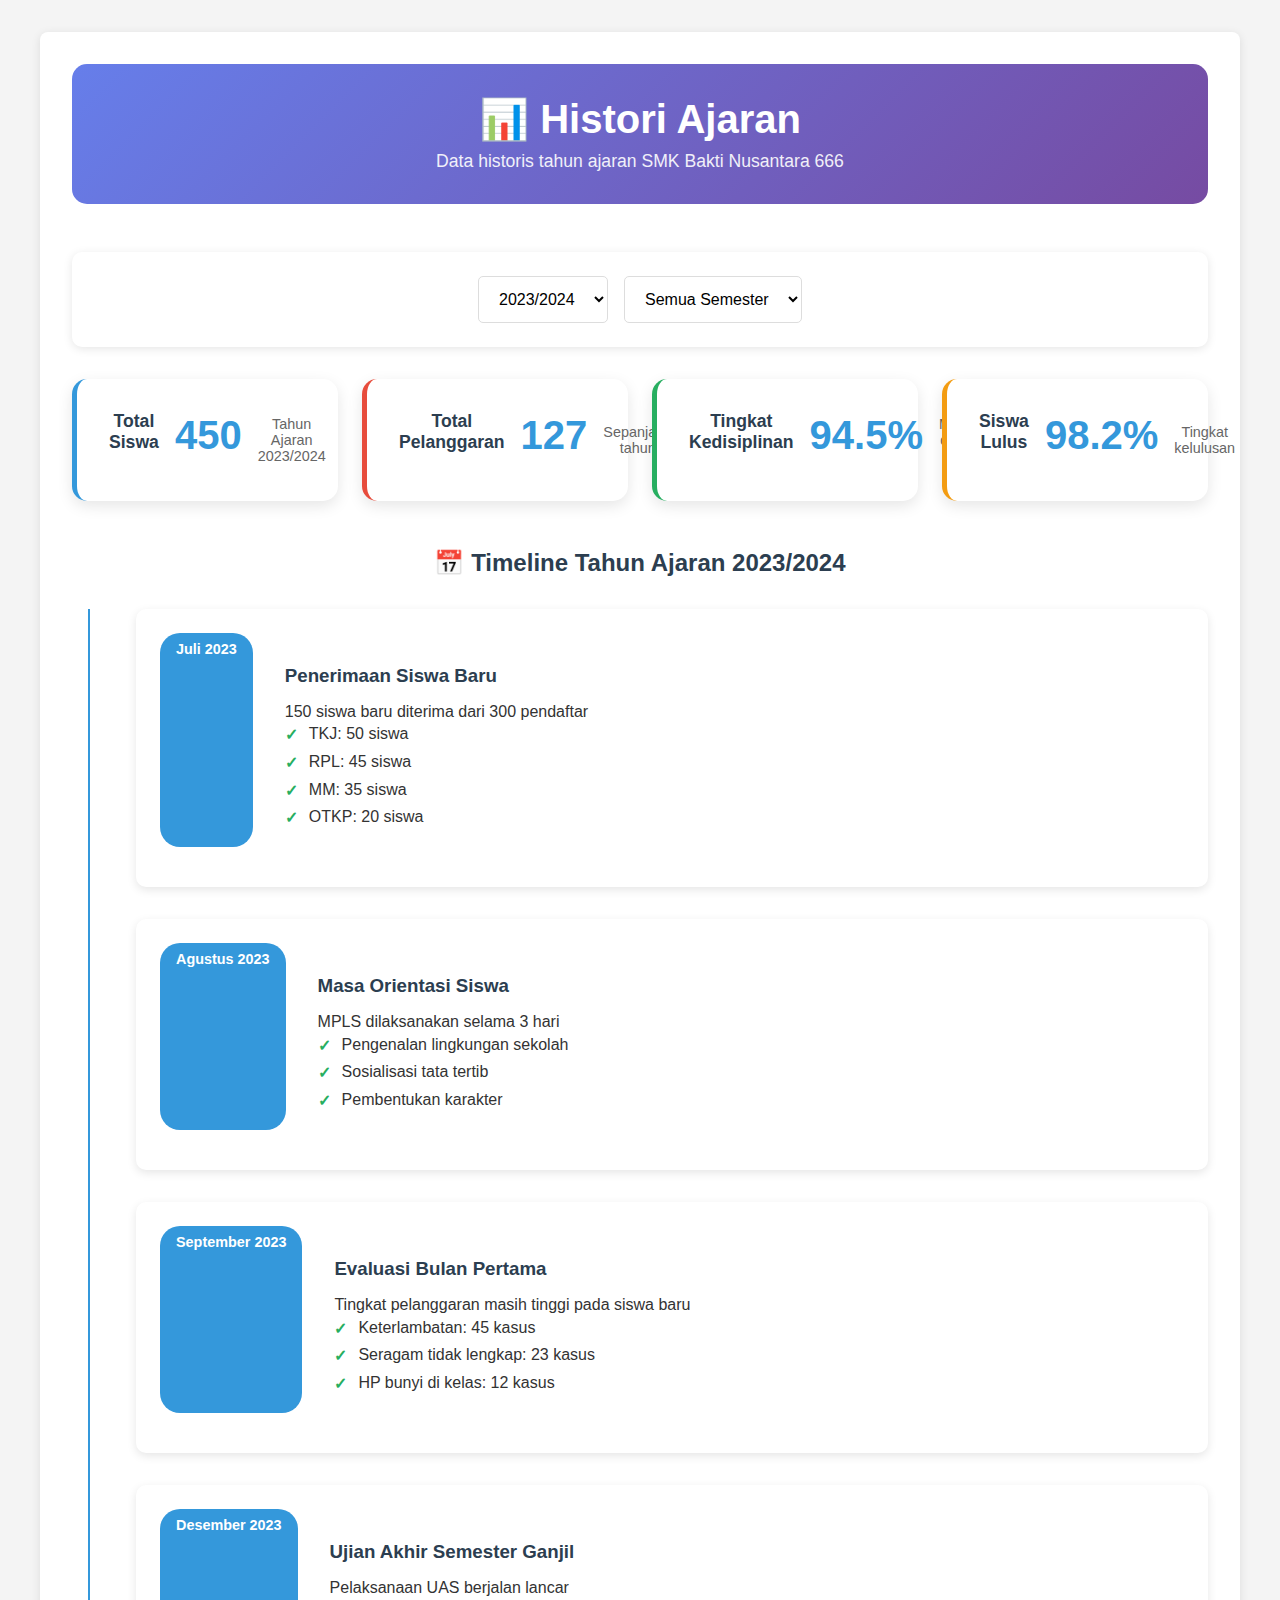
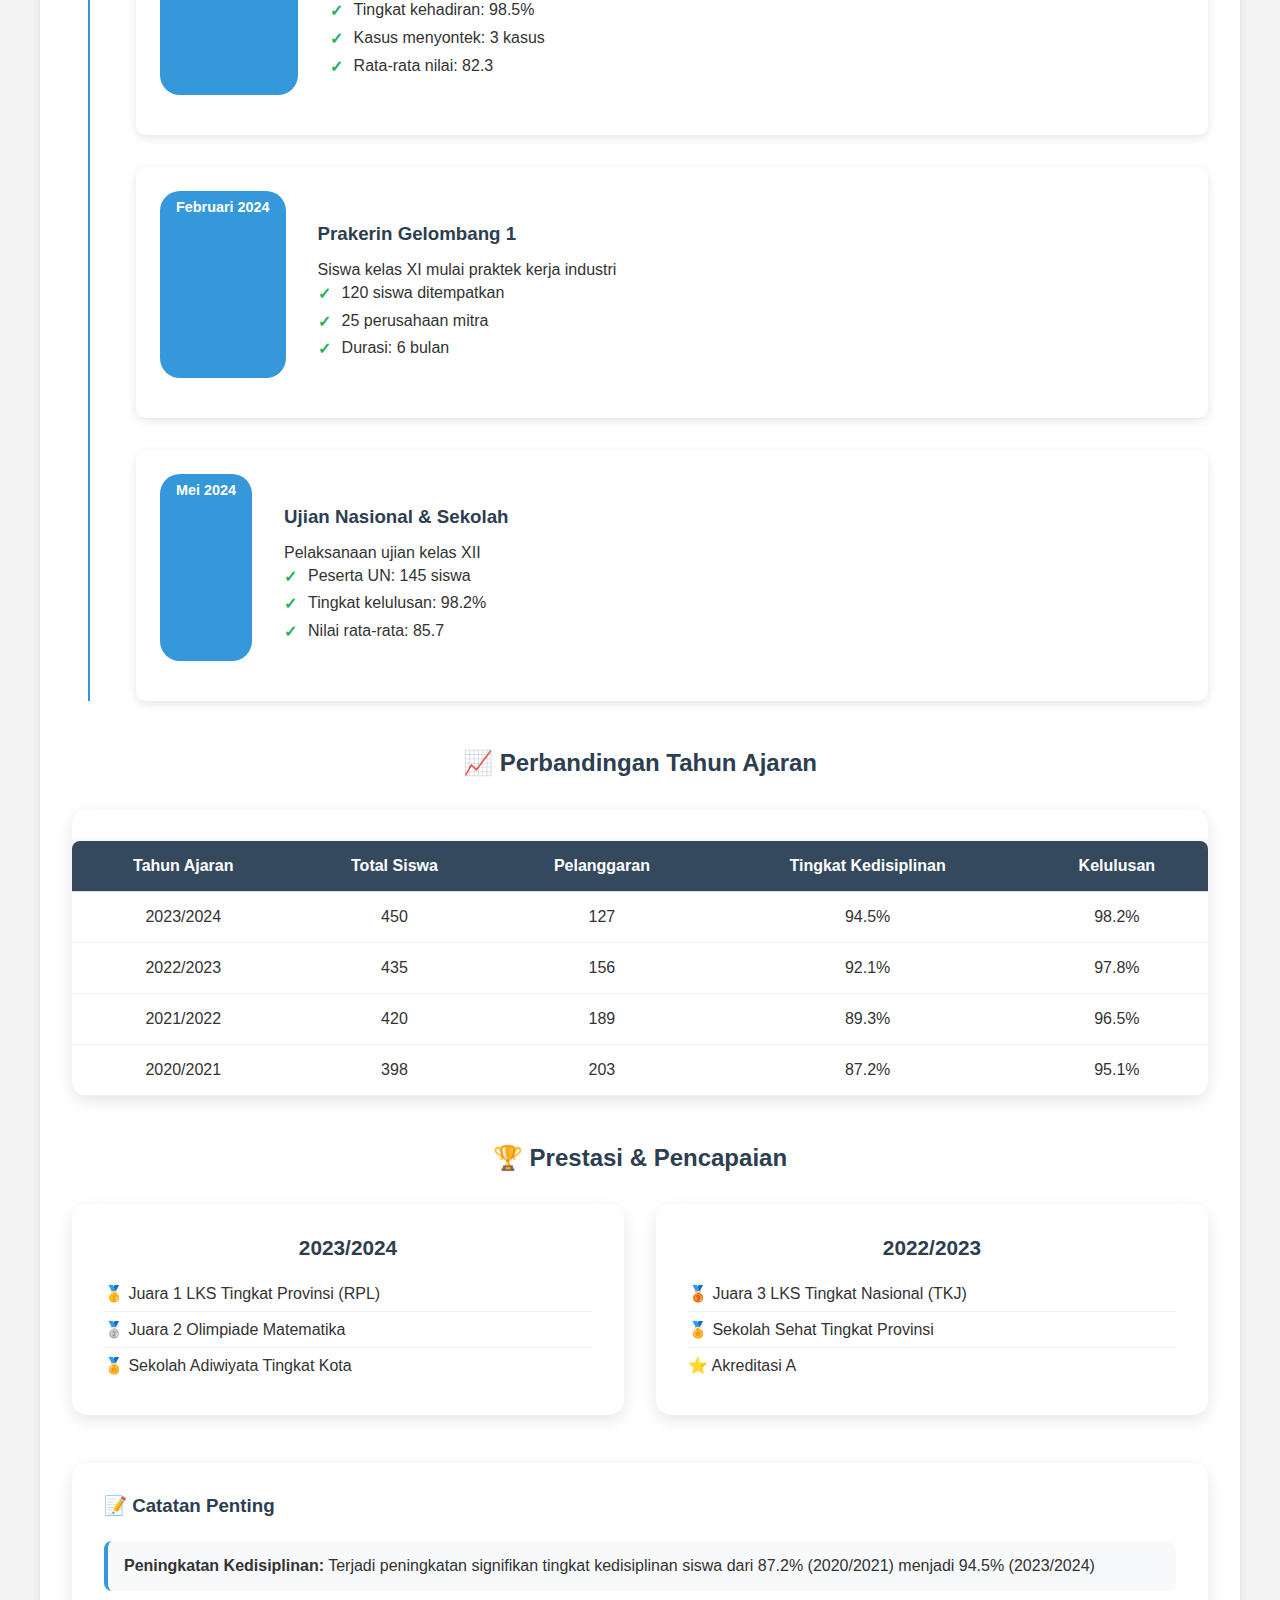
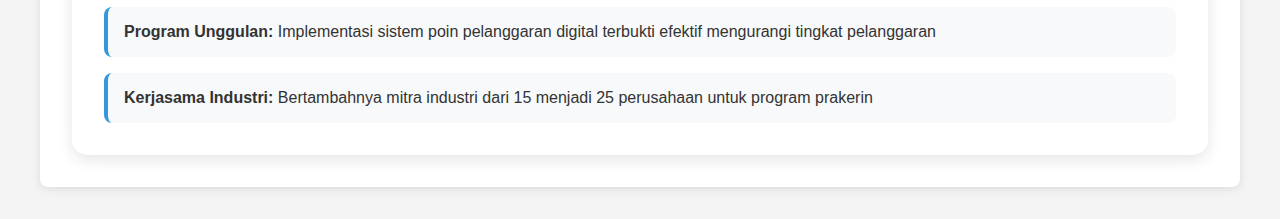
<file: histori.html>
<!DOCTYPE html>
<html lang="id">
<head>
    <meta charset="UTF-8">
    <meta name="viewport" content="width=device-width, initial-scale=1.0">
    <title>Histori Ajaran - SMK Bakti Nusantara 666</title>
    <link rel="stylesheet" href="style.css">
    <link rel="stylesheet" href="pages-style.css">
</head>
<body>
    <nav class="navbar">
        <div class="nav-brand">
            <h2>SMK BAKTI NUSANTARA 666</h2>
        </div>
        <ul class="nav-menu">
            <li><a href="beranda.html">Beranda</a></li>
            <li><a href="data-siswa.html">Data Siswa</a></li>
            <li><a href="pelanggaran.html">Pelanggaran</a></li>
            <li><a href="aturan.html">Aturan Sekolah</a></li>
            <li><a href="histori.html" class="active">Histori Ajaran</a></li>
            <li><a href="info-sekolah.html">Info Sekolah</a></li>
            <li><a href="tentang.html">Tentang</a></li>
            <li><a href="#" onclick="confirmLogout()">Logout</a></li>
        </ul>
    </nav>

    <div class="page active">
        <div class="container">
            <div class="page-header">
                <h1>📊 Histori Ajaran</h1>
                <p>Data historis tahun ajaran SMK Bakti Nusantara 666</p>
            </div>

            <div class="filter-section">
                <div class="filter-controls">
                    <select id="tahun-filter">
                        <option value="2023/2024">2023/2024</option>
                        <option value="2022/2023">2022/2023</option>
                        <option value="2021/2022">2021/2022</option>
                        <option value="2020/2021">2020/2021</option>
                    </select>
                    <select id="semester-filter">
                        <option value="all">Semua Semester</option>
                        <option value="ganjil">Semester Ganjil</option>
                        <option value="genap">Semester Genap</option>
                    </select>
                </div>
            </div>

            <div class="history-stats">
                <div class="stat-card blue">
                    <h3>Total Siswa</h3>
                    <p class="stat-number">450</p>
                    <small>Tahun Ajaran 2023/2024</small>
                </div>
                <div class="stat-card red">
                    <h3>Total Pelanggaran</h3>
                    <p class="stat-number">127</p>
                    <small>Sepanjang tahun</small>
                </div>
                <div class="stat-card green">
                    <h3>Tingkat Kedisiplinan</h3>
                    <p class="stat-number">94.5%</p>
                    <small>Meningkat dari tahun lalu</small>
                </div>
                <div class="stat-card orange">
                    <h3>Siswa Lulus</h3>
                    <p class="stat-number">98.2%</p>
                    <small>Tingkat kelulusan</small>
                </div>
            </div>

            <div class="timeline-section">
                <h2>📅 Timeline Tahun Ajaran 2023/2024</h2>
                <div class="timeline">
                    <div class="timeline-item">
                        <div class="timeline-date">Juli 2023</div>
                        <div class="timeline-content">
                            <h3>Penerimaan Siswa Baru</h3>
                            <p>150 siswa baru diterima dari 300 pendaftar</p>
                            <ul>
                                <li>TKJ: 50 siswa</li>
                                <li>RPL: 45 siswa</li>
                                <li>MM: 35 siswa</li>
                                <li>OTKP: 20 siswa</li>
                            </ul>
                        </div>
                    </div>
                    
                    <div class="timeline-item">
                        <div class="timeline-date">Agustus 2023</div>
                        <div class="timeline-content">
                            <h3>Masa Orientasi Siswa</h3>
                            <p>MPLS dilaksanakan selama 3 hari</p>
                            <ul>
                                <li>Pengenalan lingkungan sekolah</li>
                                <li>Sosialisasi tata tertib</li>
                                <li>Pembentukan karakter</li>
                            </ul>
                        </div>
                    </div>

                    <div class="timeline-item">
                        <div class="timeline-date">September 2023</div>
                        <div class="timeline-content">
                            <h3>Evaluasi Bulan Pertama</h3>
                            <p>Tingkat pelanggaran masih tinggi pada siswa baru</p>
                            <ul>
                                <li>Keterlambatan: 45 kasus</li>
                                <li>Seragam tidak lengkap: 23 kasus</li>
                                <li>HP bunyi di kelas: 12 kasus</li>
                            </ul>
                        </div>
                    </div>

                    <div class="timeline-item">
                        <div class="timeline-date">Desember 2023</div>
                        <div class="timeline-content">
                            <h3>Ujian Akhir Semester Ganjil</h3>
                            <p>Pelaksanaan UAS berjalan lancar</p>
                            <ul>
                                <li>Tingkat kehadiran: 98.5%</li>
                                <li>Kasus menyontek: 3 kasus</li>
                                <li>Rata-rata nilai: 82.3</li>
                            </ul>
                        </div>
                    </div>

                    <div class="timeline-item">
                        <div class="timeline-date">Februari 2024</div>
                        <div class="timeline-content">
                            <h3>Prakerin Gelombang 1</h3>
                            <p>Siswa kelas XI mulai praktek kerja industri</p>
                            <ul>
                                <li>120 siswa ditempatkan</li>
                                <li>25 perusahaan mitra</li>
                                <li>Durasi: 6 bulan</li>
                            </ul>
                        </div>
                    </div>

                    <div class="timeline-item">
                        <div class="timeline-date">Mei 2024</div>
                        <div class="timeline-content">
                            <h3>Ujian Nasional & Sekolah</h3>
                            <p>Pelaksanaan ujian kelas XII</p>
                            <ul>
                                <li>Peserta UN: 145 siswa</li>
                                <li>Tingkat kelulusan: 98.2%</li>
                                <li>Nilai rata-rata: 85.7</li>
                            </ul>
                        </div>
                    </div>
                </div>
            </div>

            <div class="comparison-section">
                <h2>📈 Perbandingan Tahun Ajaran</h2>
                <div class="comparison-table">
                    <table>
                        <thead>
                            <tr>
                                <th>Tahun Ajaran</th>
                                <th>Total Siswa</th>
                                <th>Pelanggaran</th>
                                <th>Tingkat Kedisiplinan</th>
                                <th>Kelulusan</th>
                            </tr>
                        </thead>
                        <tbody>
                            <tr>
                                <td>2023/2024</td>
                                <td>450</td>
                                <td>127</td>
                                <td>94.5%</td>
                                <td>98.2%</td>
                            </tr>
                            <tr>
                                <td>2022/2023</td>
                                <td>435</td>
                                <td>156</td>
                                <td>92.1%</td>
                                <td>97.8%</td>
                            </tr>
                            <tr>
                                <td>2021/2022</td>
                                <td>420</td>
                                <td>189</td>
                                <td>89.3%</td>
                                <td>96.5%</td>
                            </tr>
                            <tr>
                                <td>2020/2021</td>
                                <td>398</td>
                                <td>203</td>
                                <td>87.2%</td>
                                <td>95.1%</td>
                            </tr>
                        </tbody>
                    </table>
                </div>
            </div>

            <div class="achievement-section">
                <h2>🏆 Prestasi & Pencapaian</h2>
                <div class="achievement-grid">
                    <div class="achievement-item">
                        <h3>2023/2024</h3>
                        <ul>
                            <li>🥇 Juara 1 LKS Tingkat Provinsi (RPL)</li>
                            <li>🥈 Juara 2 Olimpiade Matematika</li>
                            <li>🏅 Sekolah Adiwiyata Tingkat Kota</li>
                        </ul>
                    </div>
                    <div class="achievement-item">
                        <h3>2022/2023</h3>
                        <ul>
                            <li>🥉 Juara 3 LKS Tingkat Nasional (TKJ)</li>
                            <li>🏅 Sekolah Sehat Tingkat Provinsi</li>
                            <li>⭐ Akreditasi A</li>
                        </ul>
                    </div>
                </div>
            </div>

            <div class="notes-section">
                <h3>📝 Catatan Penting</h3>
                <div class="notes-list">
                    <div class="note-item">
                        <strong>Peningkatan Kedisiplinan:</strong> Terjadi peningkatan signifikan tingkat kedisiplinan siswa dari 87.2% (2020/2021) menjadi 94.5% (2023/2024)
                    </div>
                    <div class="note-item">
                        <strong>Program Unggulan:</strong> Implementasi sistem poin pelanggaran digital terbukti efektif mengurangi tingkat pelanggaran
                    </div>
                    <div class="note-item">
                        <strong>Kerjasama Industri:</strong> Bertambahnya mitra industri dari 15 menjadi 25 perusahaan untuk program prakerin
                    </div>
                </div>
            </div>
        </div>
    </div>
    <script>
        function confirmLogout() {
            if (confirm('Yakin ingin logout?')) {
                localStorage.removeItem('currentUser');
                window.location.href = 'index.html';
            }
        }
    </script>
</body>
</html>
</file>
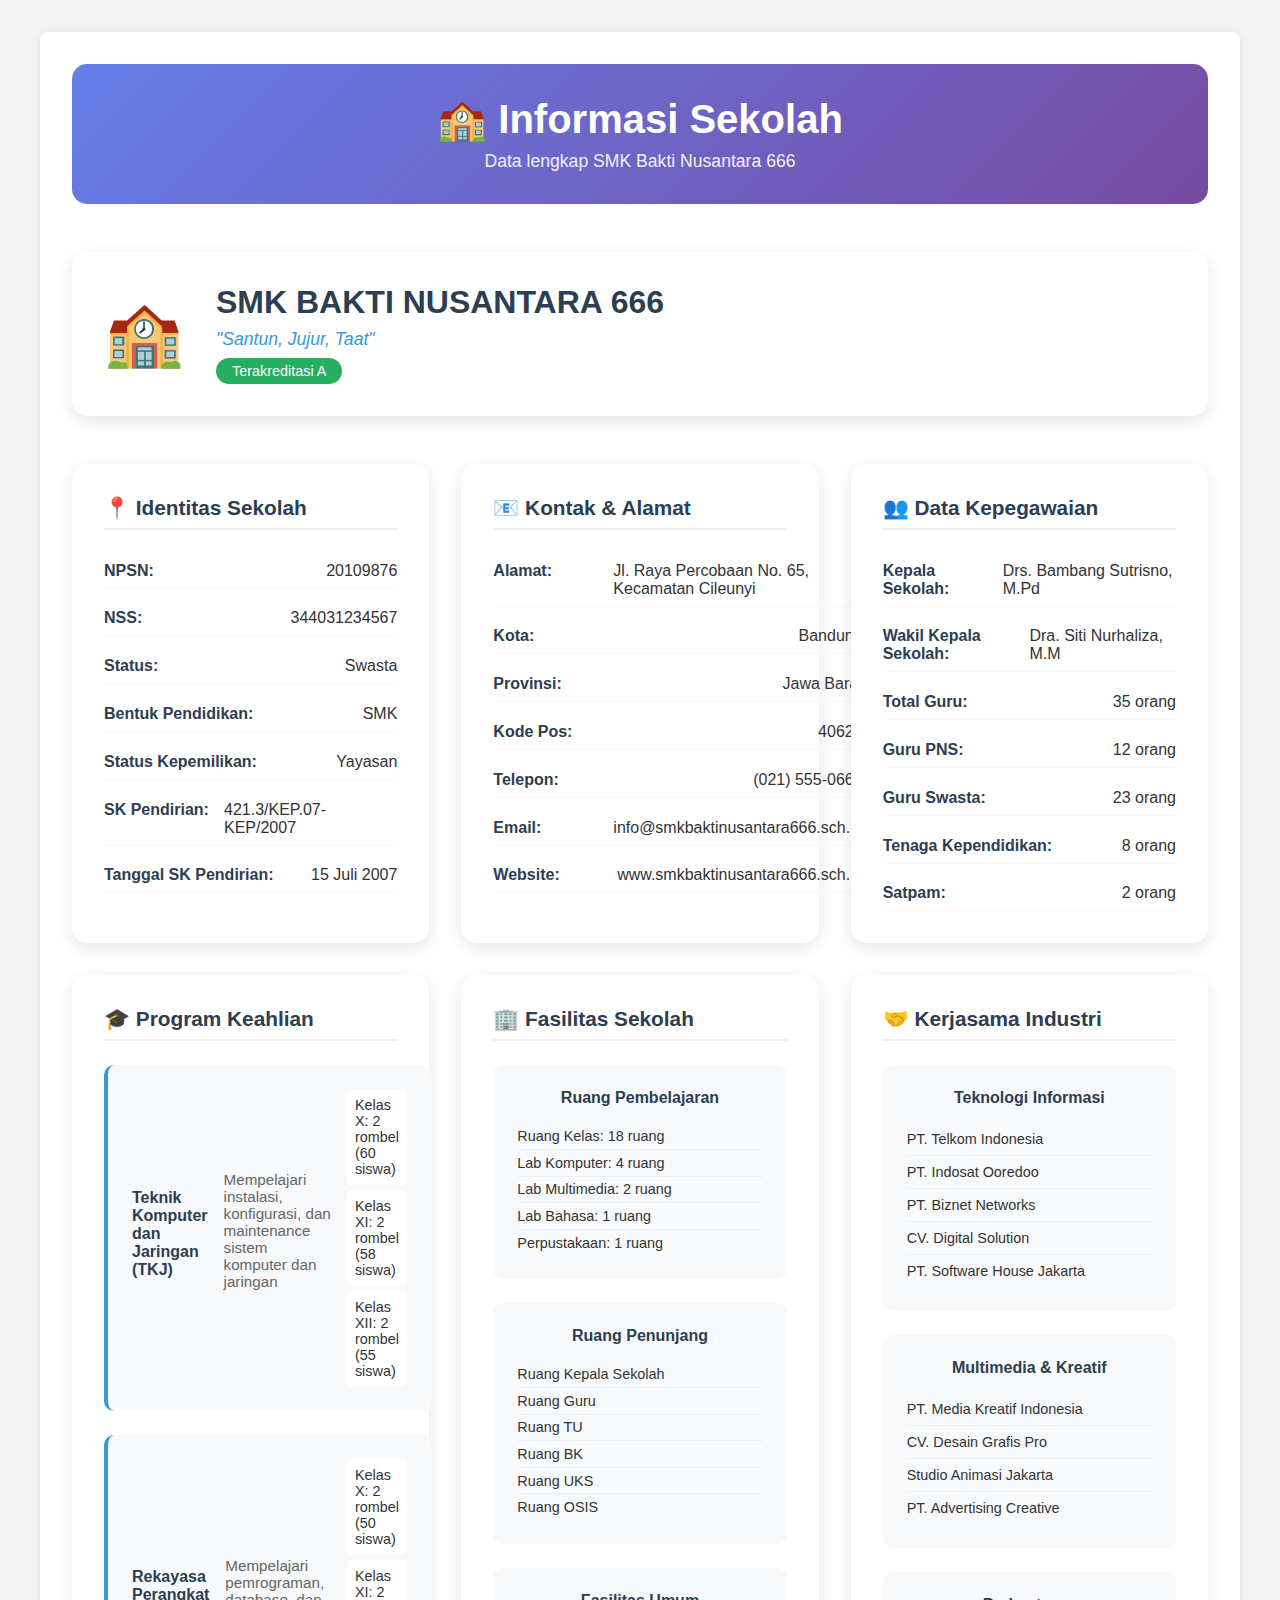
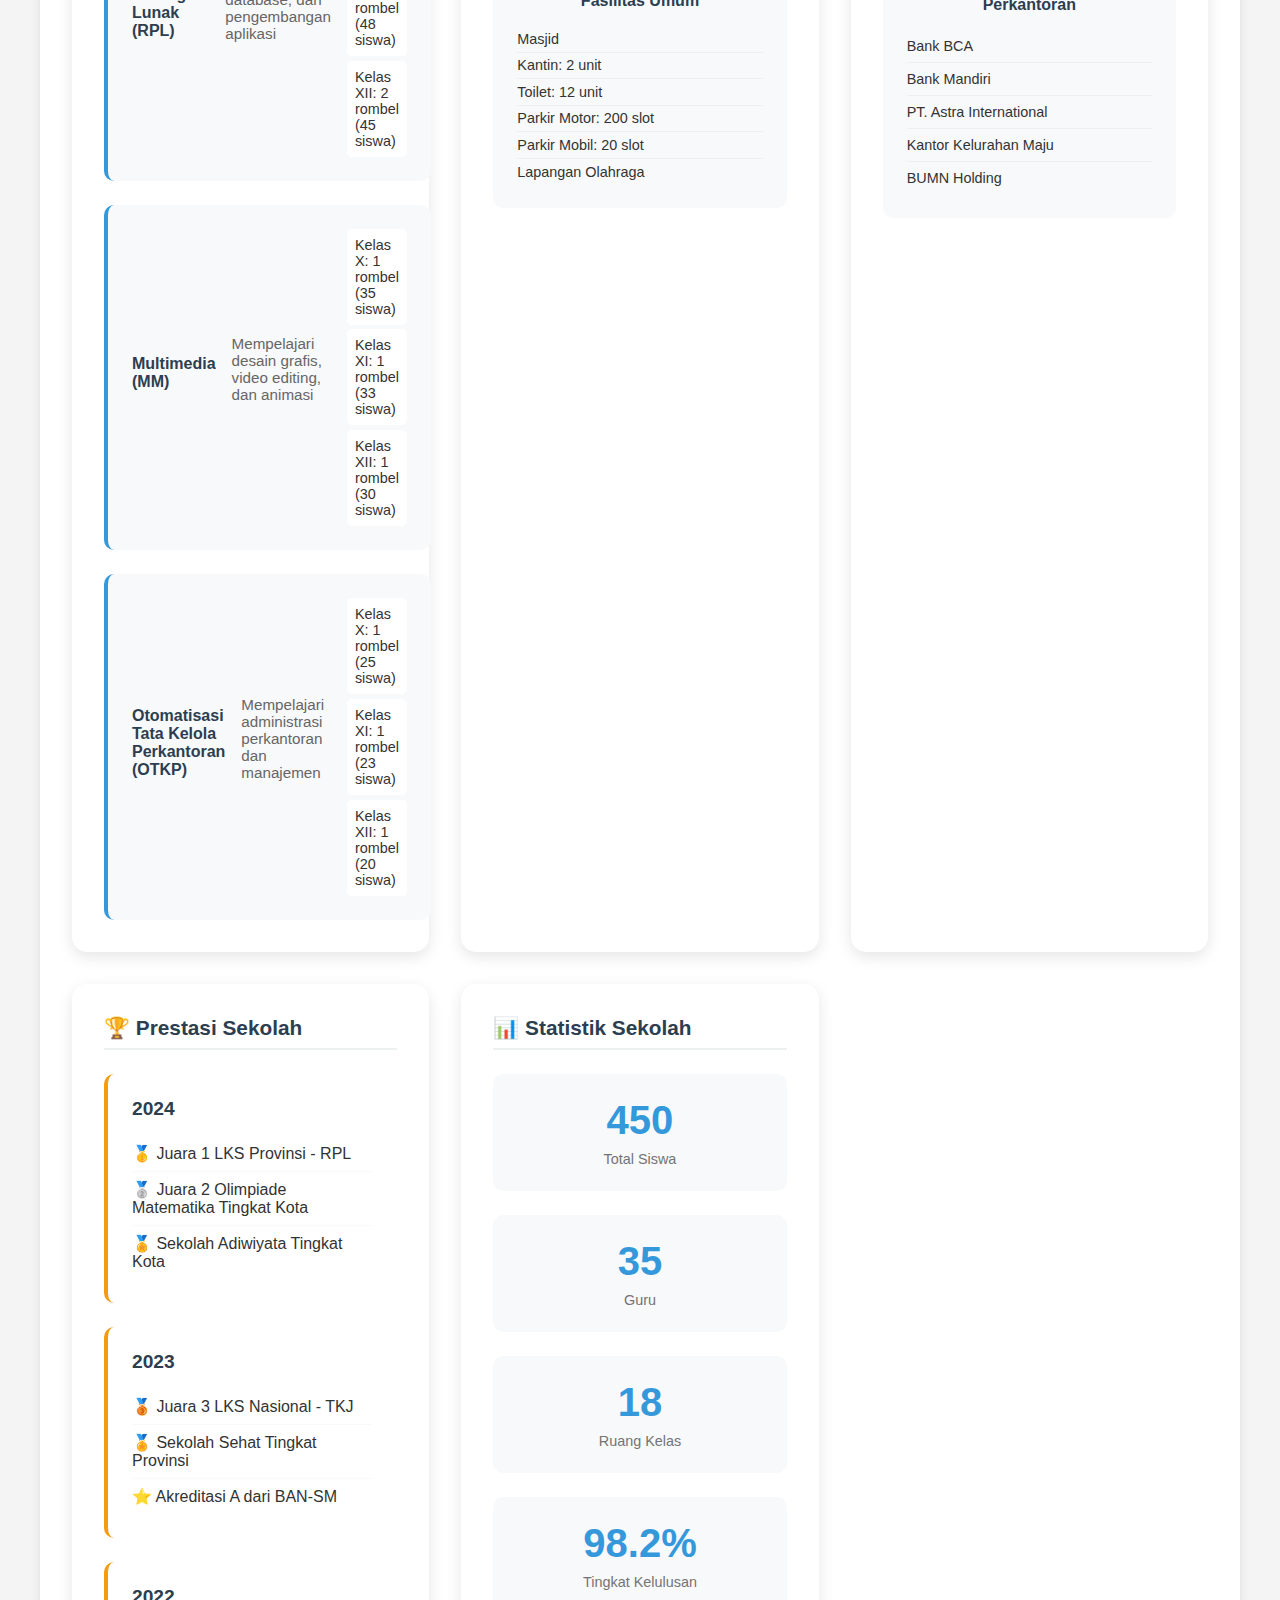
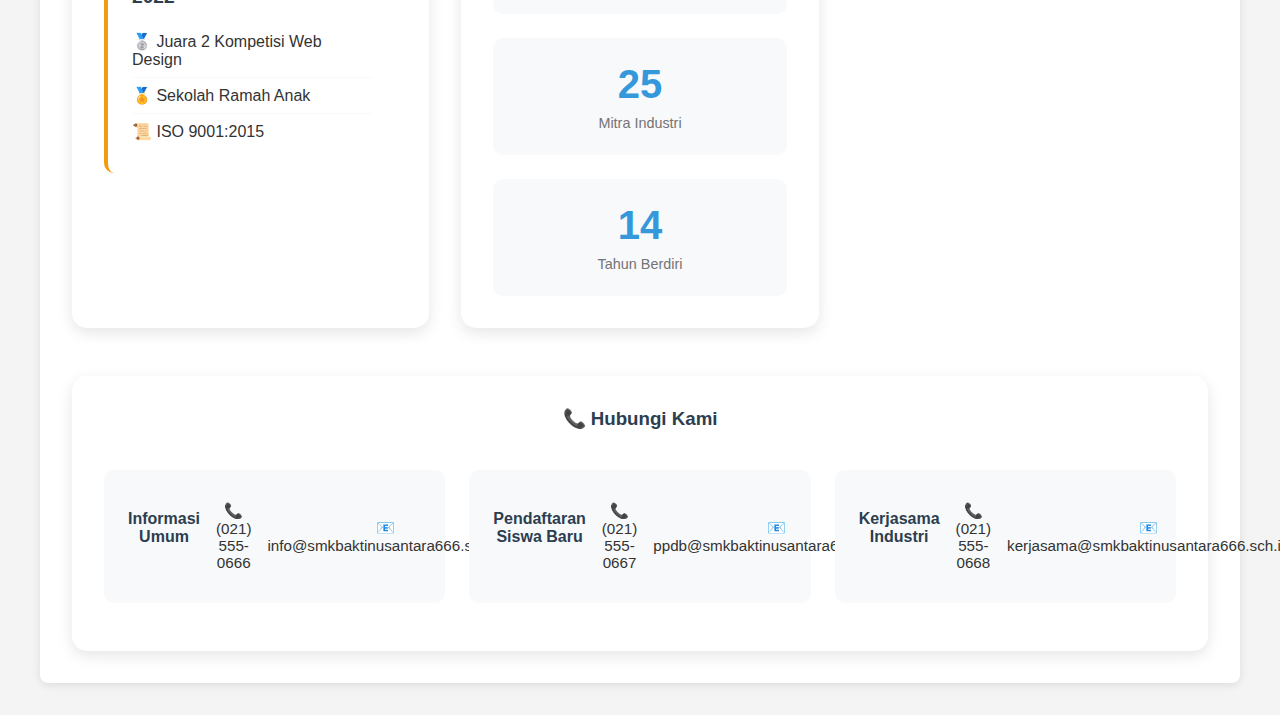
<file: info-sekolah.html>
<!DOCTYPE html>
<html lang="id">
<head>
    <meta charset="UTF-8">
    <meta name="viewport" content="width=device-width, initial-scale=1.0">
    <title>Info Sekolah - SMK Bakti Nusantara 666</title>
    <link rel="stylesheet" href="style.css">
    <link rel="stylesheet" href="pages-style.css">
</head>
<body>
    <nav class="navbar">
        <div class="nav-brand">
            <h2>SMK BAKTI NUSANTARA 666</h2>
        </div>
        <ul class="nav-menu">
            <li><a href="beranda.html">Beranda</a></li>
            <li><a href="data-siswa.html">Data Siswa</a></li>
            <li><a href="pelanggaran.html">Pelanggaran</a></li>
            <li><a href="aturan.html">Aturan Sekolah</a></li>
            <li><a href="histori.html">Histori Ajaran</a></li>
            <li><a href="info-sekolah.html" class="active">Info Sekolah</a></li>
            <li><a href="tentang.html">Tentang</a></li>
            <li><a href="#" onclick="confirmLogout()">Logout</a></li>
        </ul>
    </nav>

    <div class="page active">
        <div class="container">
            <div class="page-header">
                <h1>🏫 Informasi Sekolah</h1>
                <p>Data lengkap SMK Bakti Nusantara 666</p>
            </div>

            <div class="school-profile">
                <div class="profile-header">
                    <div class="school-logo">🏫</div>
                    <div class="school-info">
                        <h2>SMK BAKTI NUSANTARA 666</h2>
                        <p class="school-motto">"Santun, Jujur, Taat"</p>
                        <p class="accreditation">Terakreditasi A</p>
                    </div>
                </div>
            </div>

            <div class="info-grid">
                <div class="info-section">
                    <h3>📍 Identitas Sekolah</h3>
                    <div class="info-details">
                        <div class="detail-item">
                            <strong>NPSN:</strong> 20109876
                        </div>
                        <div class="detail-item">
                            <strong>NSS:</strong> 344031234567
                        </div>
                        <div class="detail-item">
                            <strong>Status:</strong> Swasta
                        </div>
                        <div class="detail-item">
                            <strong>Bentuk Pendidikan:</strong> SMK
                        </div>
                        <div class="detail-item">
                            <strong>Status Kepemilikan:</strong> Yayasan
                        </div>
                        <div class="detail-item">
                            <strong>SK Pendirian:</strong> 421.3/KEP.07-KEP/2007
                        </div>
                        <div class="detail-item">
                            <strong>Tanggal SK Pendirian:</strong> 15 Juli 2007
                        </div>
                    </div>
                </div>

                <div class="info-section">
                    <h3>📧 Kontak & Alamat</h3>
                    <div class="info-details">
                        <div class="detail-item">
                            <strong>Alamat:</strong> Jl. Raya Percobaan No. 65, Kecamatan Cileunyi
                        </div>
                        <div class="detail-item">
                            <strong>Kota:</strong>Bandung
                        </div>
                        <div class="detail-item">
                            <strong>Provinsi:</strong>Jawa Barat
                        </div>
                        <div class="detail-item">
                            <strong>Kode Pos:</strong> 40622
                        </div>
                        <div class="detail-item">
                            <strong>Telepon:</strong> (021) 555-0666
                        </div>
                        <div class="detail-item">
                            <strong>Email:</strong> info@smkbaktinusantara666.sch.id
                        </div>
                        <div class="detail-item">
                            <strong>Website:</strong> www.smkbaktinusantara666.sch.id
                        </div>
                    </div>
                </div>

                <div class="info-section">
                    <h3>👥 Data Kepegawaian</h3>
                    <div class="info-details">
                        <div class="detail-item">
                            <strong>Kepala Sekolah:</strong> Drs. Bambang Sutrisno, M.Pd
                        </div>
                        <div class="detail-item">
                            <strong>Wakil Kepala Sekolah:</strong> Dra. Siti Nurhaliza, M.M
                        </div>
                        <div class="detail-item">
                            <strong>Total Guru:</strong> 35 orang
                        </div>
                        <div class="detail-item">
                            <strong>Guru PNS:</strong> 12 orang
                        </div>
                        <div class="detail-item">
                            <strong>Guru Swasta:</strong> 23 orang
                        </div>
                        <div class="detail-item">
                            <strong>Tenaga Kependidikan:</strong> 8 orang
                        </div>
                        <div class="detail-item">
                            <strong>Satpam:</strong> 2 orang
                        </div>
                    </div>
                </div>

                <div class="info-section">
                    <h3>🎓 Program Keahlian</h3>
                    <div class="program-list">
                        <div class="program-item">
                            <h4>Teknik Komputer dan Jaringan (TKJ)</h4>
                            <p>Mempelajari instalasi, konfigurasi, dan maintenance sistem komputer dan jaringan</p>
                            <ul>
                                <li>Kelas X: 2 rombel (60 siswa)</li>
                                <li>Kelas XI: 2 rombel (58 siswa)</li>
                                <li>Kelas XII: 2 rombel (55 siswa)</li>
                            </ul>
                        </div>
                        <div class="program-item">
                            <h4>Rekayasa Perangkat Lunak (RPL)</h4>
                            <p>Mempelajari pemrograman, database, dan pengembangan aplikasi</p>
                            <ul>
                                <li>Kelas X: 2 rombel (50 siswa)</li>
                                <li>Kelas XI: 2 rombel (48 siswa)</li>
                                <li>Kelas XII: 2 rombel (45 siswa)</li>
                            </ul>
                        </div>
                        <div class="program-item">
                            <h4>Multimedia (MM)</h4>
                            <p>Mempelajari desain grafis, video editing, dan animasi</p>
                            <ul>
                                <li>Kelas X: 1 rombel (35 siswa)</li>
                                <li>Kelas XI: 1 rombel (33 siswa)</li>
                                <li>Kelas XII: 1 rombel (30 siswa)</li>
                            </ul>
                        </div>
                        <div class="program-item">
                            <h4>Otomatisasi Tata Kelola Perkantoran (OTKP)</h4>
                            <p>Mempelajari administrasi perkantoran dan manajemen</p>
                            <ul>
                                <li>Kelas X: 1 rombel (25 siswa)</li>
                                <li>Kelas XI: 1 rombel (23 siswa)</li>
                                <li>Kelas XII: 1 rombel (20 siswa)</li>
                            </ul>
                        </div>
                    </div>
                </div>

                <div class="info-section">
                    <h3>🏢 Fasilitas Sekolah</h3>
                    <div class="facility-grid">
                        <div class="facility-category">
                            <h4>Ruang Pembelajaran</h4>
                            <ul>
                                <li>Ruang Kelas: 18 ruang</li>
                                <li>Lab Komputer: 4 ruang</li>
                                <li>Lab Multimedia: 2 ruang</li>
                                <li>Lab Bahasa: 1 ruang</li>
                                <li>Perpustakaan: 1 ruang</li>
                            </ul>
                        </div>
                        <div class="facility-category">
                            <h4>Ruang Penunjang</h4>
                            <ul>
                                <li>Ruang Kepala Sekolah</li>
                                <li>Ruang Guru</li>
                                <li>Ruang TU</li>
                                <li>Ruang BK</li>
                                <li>Ruang UKS</li>
                                <li>Ruang OSIS</li>
                            </ul>
                        </div>
                        <div class="facility-category">
                            <h4>Fasilitas Umum</h4>
                            <ul>
                                <li>Masjid</li>
                                <li>Kantin: 2 unit</li>
                                <li>Toilet: 12 unit</li>
                                <li>Parkir Motor: 200 slot</li>
                                <li>Parkir Mobil: 20 slot</li>
                                <li>Lapangan Olahraga</li>
                            </ul>
                        </div>
                    </div>
                </div>

                <div class="info-section">
                    <h3>🤝 Kerjasama Industri</h3>
                    <div class="partnership-list">
                        <div class="partner-category">
                            <h4>Teknologi Informasi</h4>
                            <ul>
                                <li>PT. Telkom Indonesia</li>
                                <li>PT. Indosat Ooredoo</li>
                                <li>PT. Biznet Networks</li>
                                <li>CV. Digital Solution</li>
                                <li>PT. Software House Jakarta</li>
                            </ul>
                        </div>
                        <div class="partner-category">
                            <h4>Multimedia & Kreatif</h4>
                            <ul>
                                <li>PT. Media Kreatif Indonesia</li>
                                <li>CV. Desain Grafis Pro</li>
                                <li>Studio Animasi Jakarta</li>
                                <li>PT. Advertising Creative</li>
                            </ul>
                        </div>
                        <div class="partner-category">
                            <h4>Perkantoran</h4>
                            <ul>
                                <li>Bank BCA</li>
                                <li>Bank Mandiri</li>
                                <li>PT. Astra International</li>
                                <li>Kantor Kelurahan Maju</li>
                                <li>BUMN Holding</li>
                            </ul>
                        </div>
                    </div>
                </div>

                <div class="info-section">
                    <h3>🏆 Prestasi Sekolah</h3>
                    <div class="achievement-timeline">
                        <div class="achievement-year">
                            <h4>2024</h4>
                            <ul>
                                <li>🥇 Juara 1 LKS Provinsi - RPL</li>
                                <li>🥈 Juara 2 Olimpiade Matematika Tingkat Kota</li>
                                <li>🏅 Sekolah Adiwiyata Tingkat Kota</li>
                            </ul>
                        </div>
                        <div class="achievement-year">
                            <h4>2023</h4>
                            <ul>
                                <li>🥉 Juara 3 LKS Nasional - TKJ</li>
                                <li>🏅 Sekolah Sehat Tingkat Provinsi</li>
                                <li>⭐ Akreditasi A dari BAN-SM</li>
                            </ul>
                        </div>
                        <div class="achievement-year">
                            <h4>2022</h4>
                            <ul>
                                <li>🥈 Juara 2 Kompetisi Web Design</li>
                                <li>🏅 Sekolah Ramah Anak</li>
                                <li>📜 ISO 9001:2015</li>
                            </ul>
                        </div>
                    </div>
                </div>

                <div class="info-section">
                    <h3>📊 Statistik Sekolah</h3>
                    <div class="stats-overview">
                        <div class="stat-item">
                            <div class="stat-number">450</div>
                            <div class="stat-label">Total Siswa</div>
                        </div>
                        <div class="stat-item">
                            <div class="stat-number">35</div>
                            <div class="stat-label">Guru</div>
                        </div>
                        <div class="stat-item">
                            <div class="stat-number">18</div>
                            <div class="stat-label">Ruang Kelas</div>
                        </div>
                        <div class="stat-item">
                            <div class="stat-number">98.2%</div>
                            <div class="stat-label">Tingkat Kelulusan</div>
                        </div>
                        <div class="stat-item">
                            <div class="stat-number">25</div>
                            <div class="stat-label">Mitra Industri</div>
                        </div>
                        <div class="stat-item">
                            <div class="stat-number">14</div>
                            <div class="stat-label">Tahun Berdiri</div>
                        </div>
                    </div>
                </div>
            </div>

            <div class="contact-section">
                <h3>📞 Hubungi Kami</h3>
                <div class="contact-grid">
                    <div class="contact-item">
                        <h4>Informasi Umum</h4>
                        <p>📞 (021) 555-0666</p>
                        <p>📧 info@smkbaktinusantara666.sch.id</p>
                    </div>
                    <div class="contact-item">
                        <h4>Pendaftaran Siswa Baru</h4>
                        <p>📞 (021) 555-0667</p>
                        <p>📧 ppdb@smkbaktinusantara666.sch.id</p>
                    </div>
                    <div class="contact-item">
                        <h4>Kerjasama Industri</h4>
                        <p>📞 (021) 555-0668</p>
                        <p>📧 kerjasama@smkbaktinusantara666.sch.id</p>
                    </div>
                </div>
            </div>
        </div>
    </div>
    <script>
        function confirmLogout() {
            if (confirm('Yakin ingin logout?')) {
                localStorage.removeItem('currentUser');
                window.location.href = 'index.html';
            }
        }
    </script>
</body>
</html>
</file>
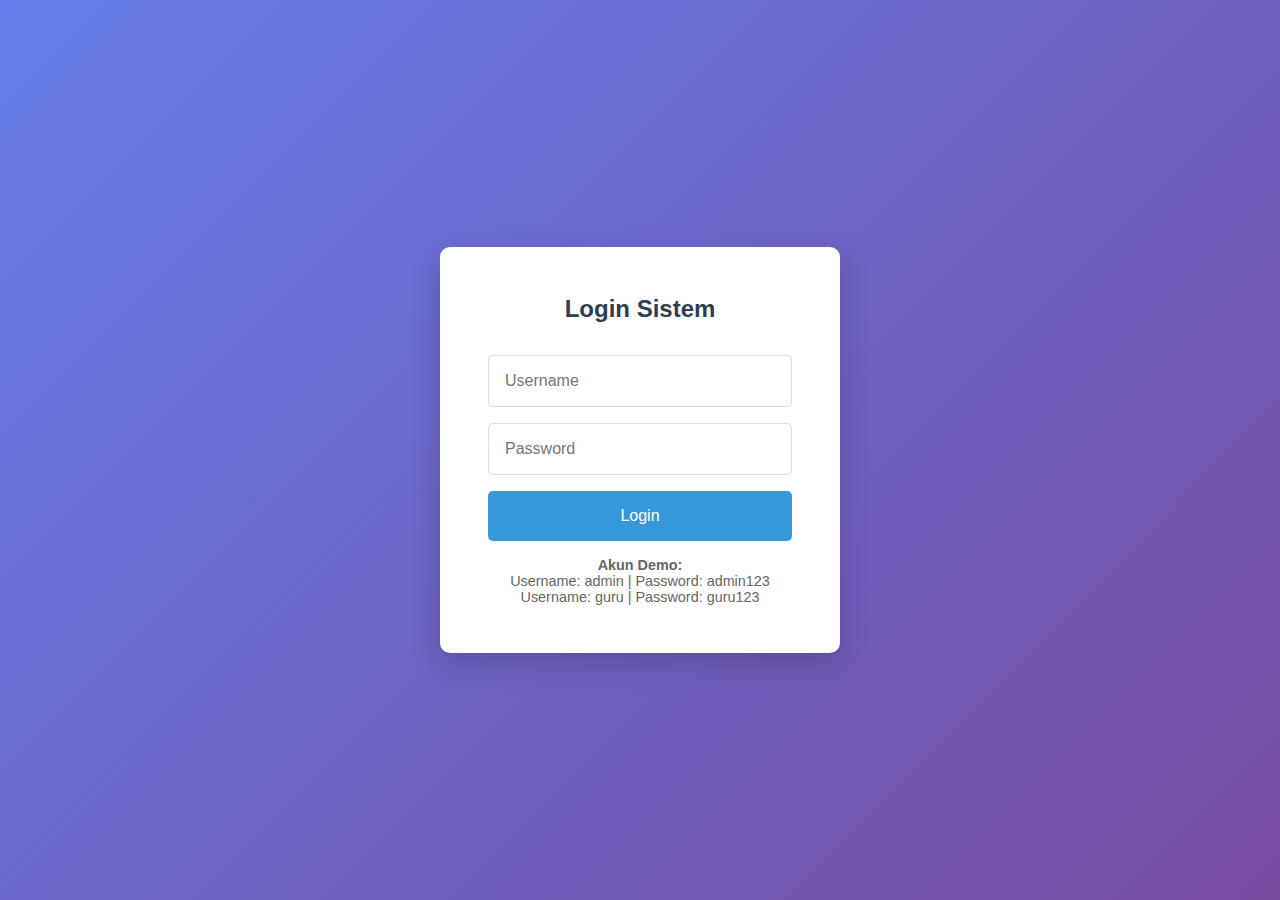
<file: pelanggaran.html>
<!DOCTYPE html>
<html lang="id">
<head>
    <meta charset="UTF-8">
    <meta name="viewport" content="width=device-width, initial-scale=1.0">
    <title>Data Pelanggaran - SMK Bakti Nusantara 666</title>
    <link rel="stylesheet" href="style.css">
</head>
<body>
    <nav class="navbar">
        <div class="nav-brand">
            <h2>SMK BAKTI NUSANTARA 666</h2>
        </div>
        <ul class="nav-menu">
            <li><a href="beranda.html">Beranda</a></li>
            <li><a href="data-siswa.html">Data Siswa</a></li>
            <li><a href="pelanggaran.html" class="active">Pelanggaran</a></li>
            <li><a href="aturan.html">Aturan Sekolah</a></li>
            <li><a href="histori.html">Histori Ajaran</a></li>
            <li><a href="info-sekolah.html">Info Sekolah</a></li>
            <li><a href="tentang.html">Tentang</a></li>
            <li><a href="index.html">Logout</a></li>
        </ul>
    </nav>

    <div class="page active">
        <div class="container">
            <div class="page-header">
                <h1>⚠️ Data Pelanggaran Siswa</h1>
                <p>Kelola dan pantau pelanggaran siswa</p>
            </div>

            <div class="violation-stats">
                <div class="stat-row">
                    <div class="stat-box red">
                        <h3>Total Pelanggaran</h3>
                        <p>25</p>
                    </div>
                    <div class="stat-box orange">
                        <h3>Bulan Ini</h3>
                        <p>8</p>
                    </div>
                    <div class="stat-box yellow">
                        <h3>Minggu Ini</h3>
                        <p>3</p>
                    </div>
                    <div class="stat-box blue">
                        <h3>Hari Ini</h3>
                        <p>1</p>
                    </div>
                </div>
            </div>

            <div class="violation-chart">
                <h3>📊 Grafik Pelanggaran per Jenis</h3>
                <div class="chart-container">
                    <div class="chart-bar">
                        <div class="bar" style="height: 80%;">
                            <span class="bar-label">Terlambat</span>
                            <span class="bar-value">15</span>
                        </div>
                    </div>
                    <div class="chart-bar">
                        <div class="bar" style="height: 40%;">
                            <span class="bar-label">Seragam</span>
                            <span class="bar-value">6</span>
                        </div>
                    </div>
                    <div class="chart-bar">
                        <div class="bar" style="height: 20%;">
                            <span class="bar-label">Tugas</span>
                            <span class="bar-value">3</span>
                        </div>
                    </div>
                    <div class="chart-bar">
                        <div class="bar" style="height: 10%;">
                            <span class="bar-label">Lainnya</span>
                            <span class="bar-value">1</span>
                        </div>
                    </div>
                </div>
            </div>

            <div class="table-controls">
                <button class="btn-primary" onclick="showModal('add-pelanggaran')">➕ Tambah Pelanggaran</button>
                <div class="search-filter">
                    <input type="text" id="search-pelanggaran" placeholder="🔍 Cari pelanggaran...">
                    <select id="filter-jenis">
                        <option value="">Semua Jenis</option>
                        <option value="Terlambat">Terlambat</option>
                        <option value="Tidak berseragam">Tidak berseragam</option>
                        <option value="Tidak mengerjakan tugas">Tidak mengerjakan tugas</option>
                        <option value="Berkelahi">Berkelahi</option>
                        <option value="Merokok">Merokok</option>
                    </select>
                    <input type="date" id="filter-tanggal">
                </div>
            </div>

            <div class="table-container">
                <table id="pelanggaran-table">
                    <thead>
                        <tr>
                            <th>No</th>
                            <th>Tanggal</th>
                            <th>NIS</th>
                            <th>Nama Siswa</th>
                            <th>Kelas</th>
                            <th>Jenis Pelanggaran</th>
                            <th>Tingkat</th>
                            <th>Sanksi</th>
                            <th>Status</th>
                            <th>Aksi</th>
                        </tr>
                    </thead>
                    <tbody>
                        <tr>
                            <td>1</td>
                            <td>19/12/2024</td>
                            <td>2024001</td>
                            <td>Ahmad Rizki Pratama</td>
                            <td>XII TKJ 1</td>
                            <td>Terlambat</td>
                            <td><span class="level ringan">Ringan</span></td>
                            <td>Teguran lisan dan membersihkan kelas</td>
                            <td><span class="status selesai">Selesai</span></td>
                            <td>
                                <button class="btn-view" onclick="viewPelanggaran(1)">👁️</button>
                                <button class="btn-edit" onclick="editPelanggaran(1)">✏️</button>
                                <button class="btn-delete" onclick="deletePelanggaran(1)">🗑️</button>
                            </td>
                        </tr>
                        <tr>
                            <td>2</td>
                            <td>18/12/2024</td>
                            <td>2024003</td>
                            <td>Budi Santoso</td>
                            <td>XI MM 2</td>
                            <td>Tidak berseragam</td>
                            <td><span class="level sedang">Sedang</span></td>
                            <td>Teguran tertulis dan panggilan orang tua</td>
                            <td><span class="status proses">Proses</span></td>
                            <td>
                                <button class="btn-view" onclick="viewPelanggaran(2)">👁️</button>
                                <button class="btn-edit" onclick="editPelanggaran(2)">✏️</button>
                                <button class="btn-delete" onclick="deletePelanggaran(2)">🗑️</button>
                            </td>
                        </tr>
                        <tr>
                            <td>3</td>
                            <td>17/12/2024</td>
                            <td>2024002</td>
                            <td>Siti Nurhaliza Putri</td>
                            <td>XII RPL 1</td>
                            <td>Tidak mengerjakan tugas</td>
                            <td><span class="level ringan">Ringan</span></td>
                            <td>Mengerjakan tugas tambahan</td>
                            <td><span class="status selesai">Selesai</span></td>
                            <td>
                                <button class="btn-view" onclick="viewPelanggaran(3)">👁️</button>
                                <button class="btn-edit" onclick="editPelanggaran(3)">✏️</button>
                                <button class="btn-delete" onclick="deletePelanggaran(3)">🗑️</button>
                            </td>
                        </tr>
                    </tbody>
                </table>
            </div>
        </div>
    </div>

    <!-- Modal Tambah Pelanggaran -->
    <div id="add-pelanggaran" class="modal">
        <div class="modal-content">
            <span class="close" onclick="closeModal('add-pelanggaran')">&times;</span>
            <h2>➕ Tambah Pelanggaran</h2>
            <form id="pelanggaran-form">
                <div class="form-row">
                    <input type="date" id="tanggal" required>
                    <input type="time" id="waktu" required>
                </div>
                <select id="siswa-select" required>
                    <option value="">Pilih Siswa</option>
                    <option value="2024001">2024001 - Ahmad Rizki Pratama (XII TKJ 1)</option>
                    <option value="2024002">2024002 - Siti Nurhaliza Putri (XII RPL 1)</option>
                    <option value="2024003">2024003 - Budi Santoso (XI MM 2)</option>
                </select>
                <select id="jenis-pelanggaran" required>
                    <option value="">Pilih Jenis Pelanggaran</option>
                    <option value="Terlambat">Terlambat masuk sekolah/kelas</option>
                    <option value="Tidak berseragam">Tidak berseragam lengkap</option>
                    <option value="Tidak mengerjakan tugas">Tidak mengerjakan tugas</option>
                    <option value="Mengganggu kelas">Mengganggu proses pembelajaran</option>
                    <option value="Berkelahi">Berkelahi dengan siswa lain</option>
                    <option value="Merokok">Merokok di area sekolah</option>
                    <option value="Membawa HP">Membawa HP saat ujian</option>
                    <option value="Bolos">Membolos pelajaran</option>
                </select>
                <select id="tingkat-pelanggaran" required>
                    <option value="">Pilih Tingkat</option>
                    <option value="Ringan">Pelanggaran Ringan</option>
                    <option value="Sedang">Pelanggaran Sedang</option>
                    <option value="Berat">Pelanggaran Berat</option>
                </select>
                <textarea id="keterangan" placeholder="Keterangan detail pelanggaran..." required></textarea>
                <textarea id="sanksi" placeholder="Sanksi yang diberikan..." required></textarea>
                <select id="status-sanksi" required>
                    <option value="">Status Sanksi</option>
                    <option value="Belum">Belum Dilaksanakan</option>
                    <option value="Proses">Sedang Proses</option>
                    <option value="Selesai">Sudah Selesai</option>
                </select>
                <button type="submit">💾 Simpan Pelanggaran</button>
            </form>
        </div>
    </div>

    <!-- Modal Detail Pelanggaran -->
    <div id="view-pelanggaran" class="modal">
        <div class="modal-content">
            <span class="close" onclick="closeModal('view-pelanggaran')">&times;</span>
            <h2>👁️ Detail Pelanggaran</h2>
            <div class="violation-detail">
                <div class="detail-header">
                    <div class="violation-icon">⚠️</div>
                    <div class="violation-info">
                        <h3>Terlambat masuk kelas</h3>
                        <p>19 Desember 2024, 07:30 WIB</p>
                        <span class="level ringan">Pelanggaran Ringan</span>
                    </div>
                </div>
                <div class="detail-content">
                    <div class="detail-section">
                        <h4>👤 Data Siswa</h4>
                        <p><strong>Nama:</strong> Ahmad Rizki Pratama</p>
                        <p><strong>NIS:</strong> 2024001</p>
                        <p><strong>Kelas:</strong> XII TKJ 1</p>
                    </div>
                    <div class="detail-section">
                        <h4>📝 Detail Pelanggaran</h4>
                        <p><strong>Jenis:</strong> Terlambat masuk sekolah</p>
                        <p><strong>Keterangan:</strong> Siswa terlambat masuk kelas karena bangun kesiangan</p>
                        <p><strong>Pelapor:</strong> Pak Joko (Guru Piket)</p>
                    </div>
                    <div class="detail-section">
                        <h4>⚖️ Sanksi</h4>
                        <p><strong>Sanksi:</strong> Teguran lisan dan membersihkan kelas</p>
                        <p><strong>Status:</strong> <span class="status selesai">Sudah Selesai</span></p>
                        <p><strong>Tanggal Selesai:</strong> 19 Desember 2024</p>
                    </div>
                </div>
            </div>
        </div>
    </div>

    <script src="script.js"></script>
    <script>
        // Check login status
        if (!localStorage.getItem('currentUser')) {
            window.location.href = 'index.html';
        }
        
        // Load data when page loads
        document.addEventListener('DOMContentLoaded', function() {
            loadSampleData();
            loadPelanggaranTable();
            loadSiswaSelect();
            
            // Set tanggal hari ini sebagai default
            document.getElementById('tanggal').value = new Date().toISOString().split('T')[0];
            document.getElementById('waktu').value = new Date().toTimeString().slice(0,5);
        });
        
        function viewPelanggaran(id) {
            showModal('view-pelanggaran');
        }

        function editPelanggaran(id) {
            alert('Edit pelanggaran ID: ' + id);
        }
    </script>
</body>
</html>
</file>
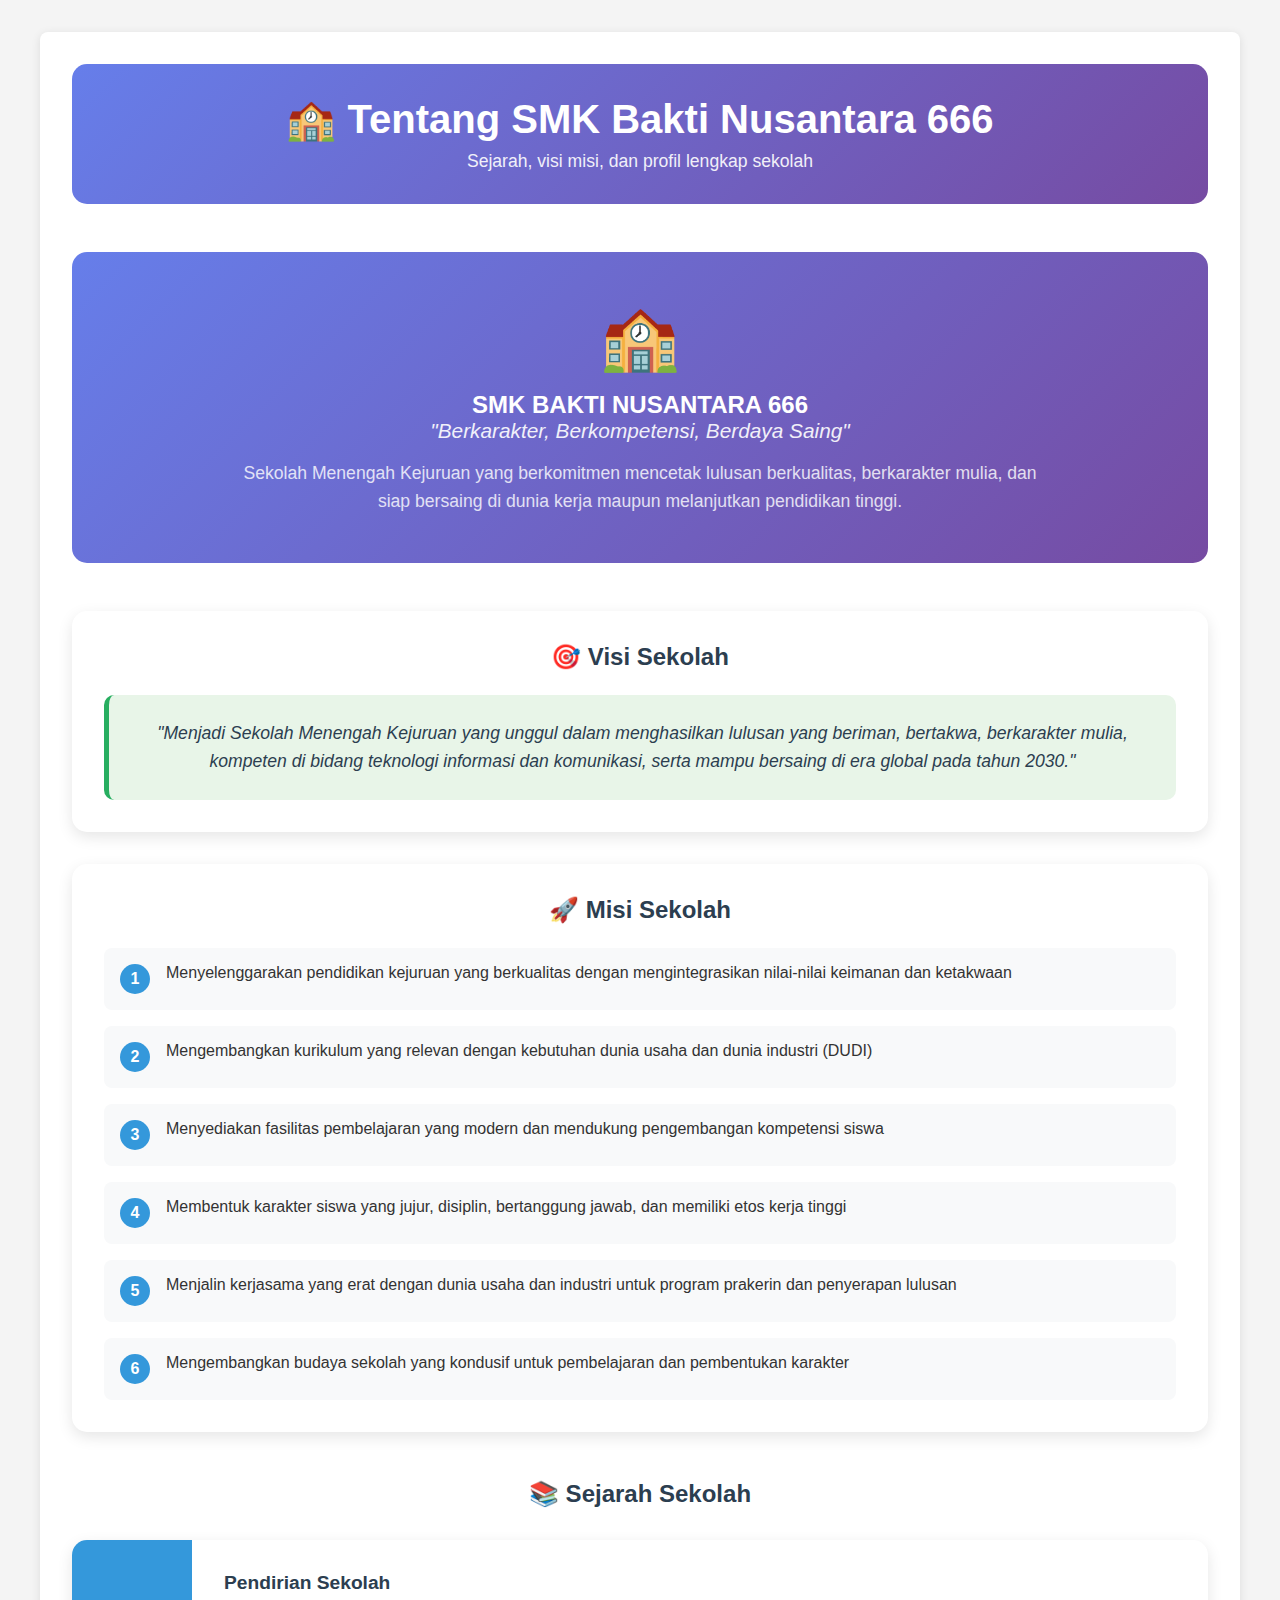
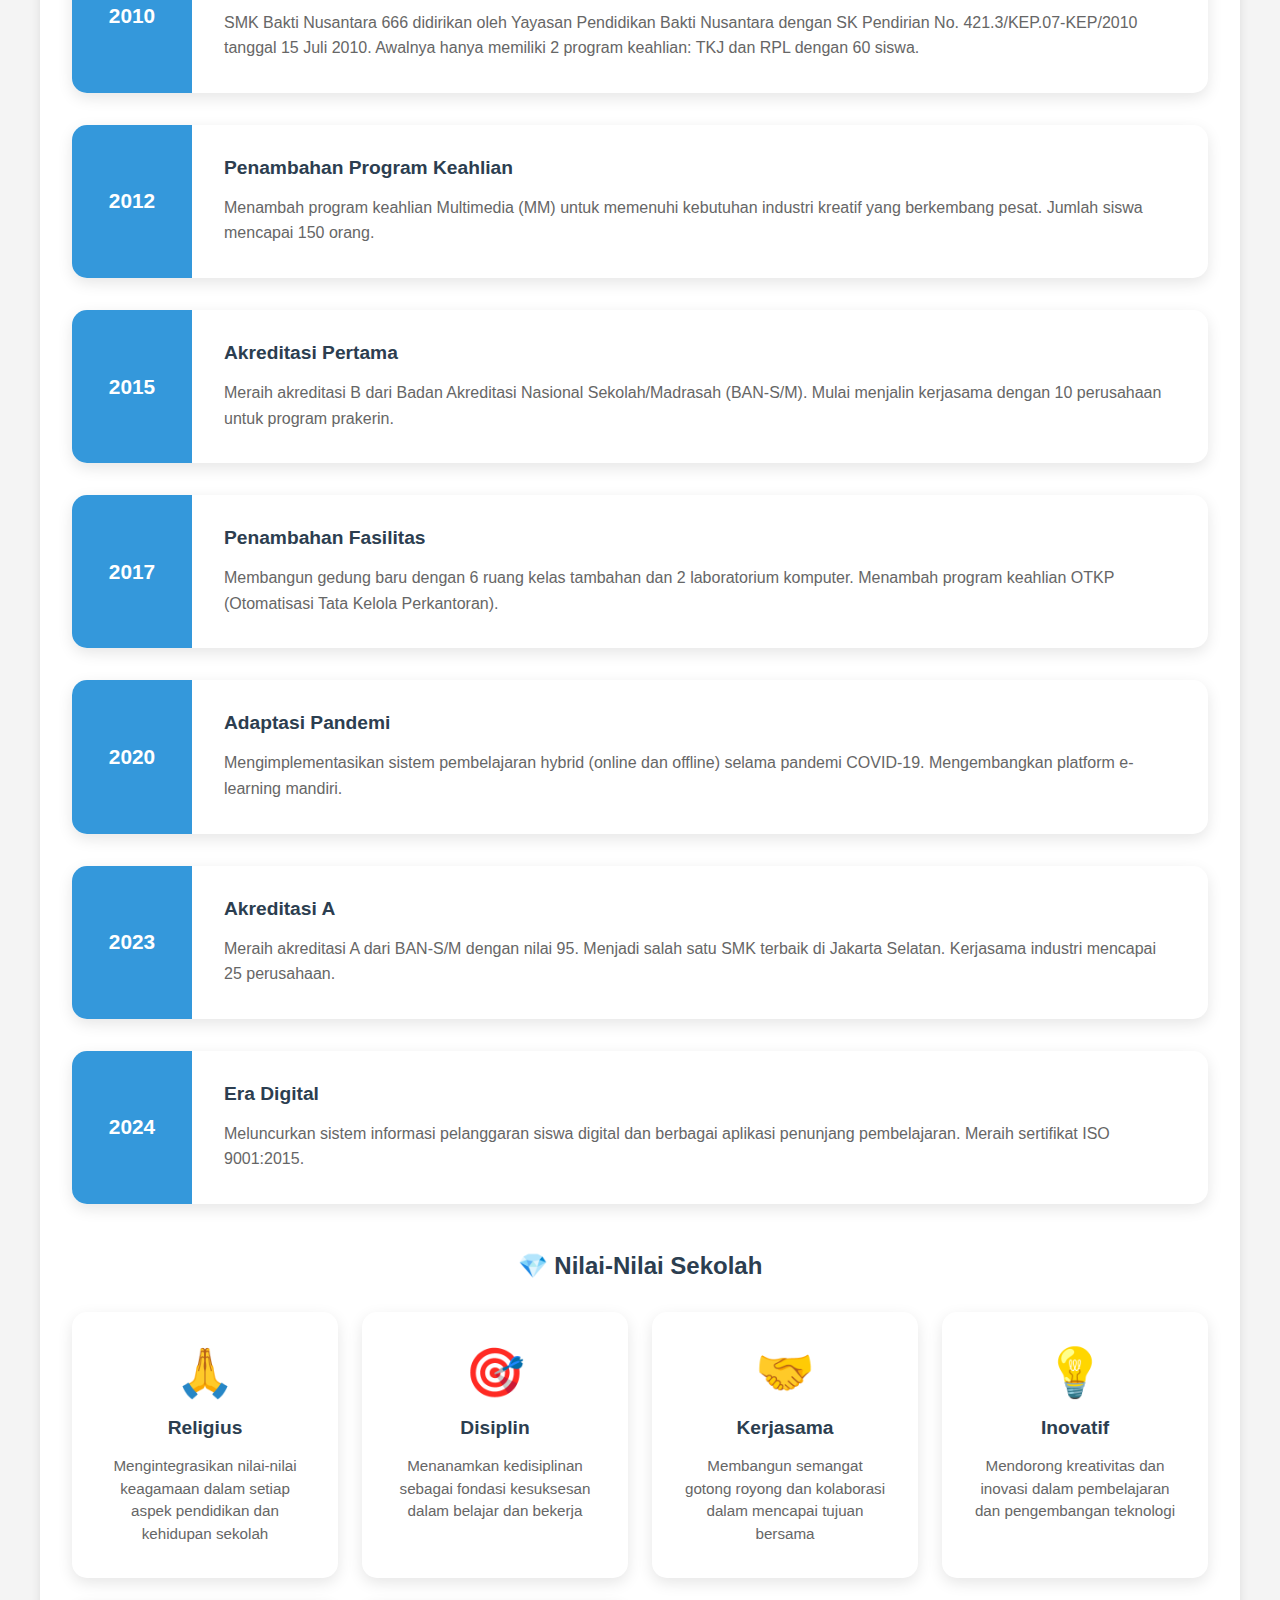
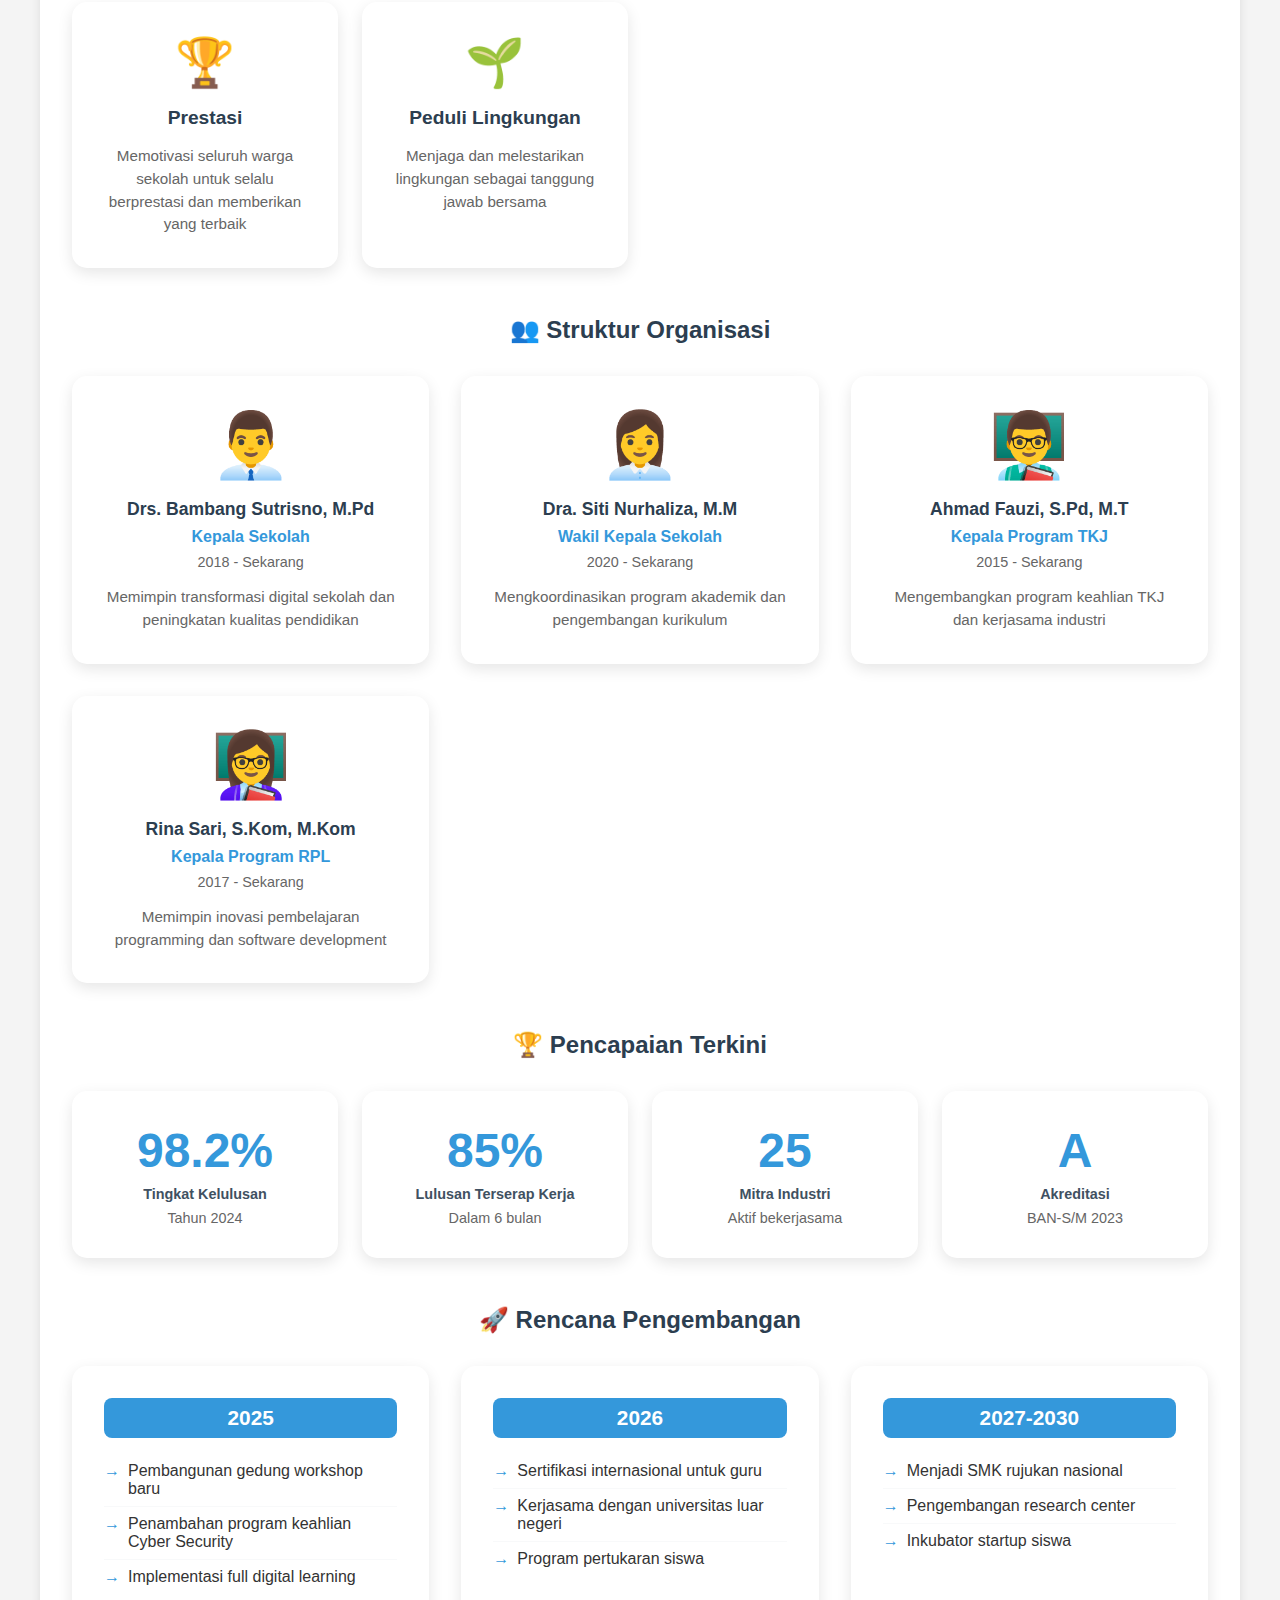
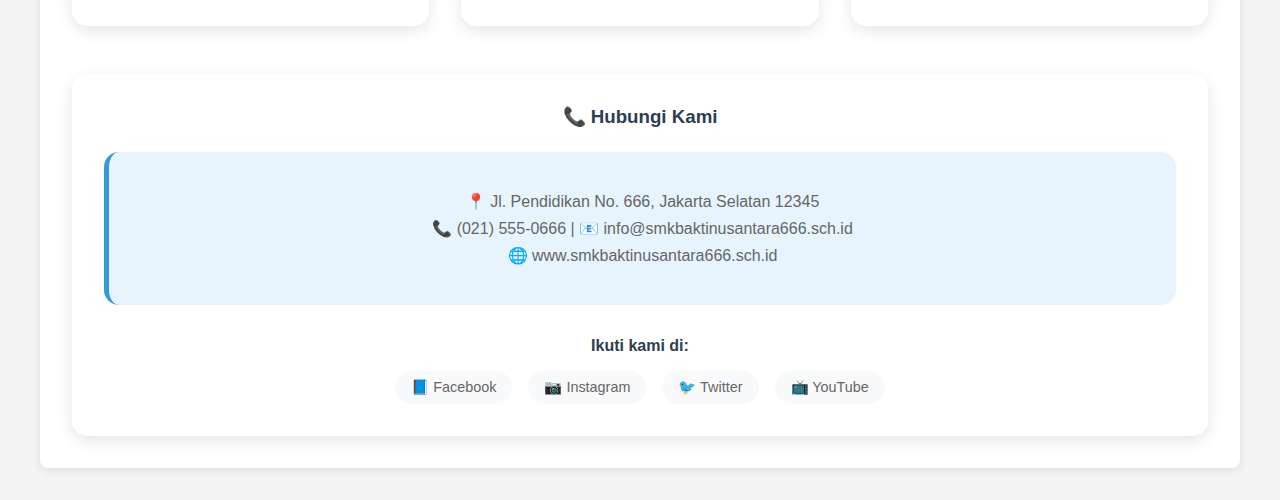
<file: tentang.html>
<!DOCTYPE html>
<html lang="id">
<head>
    <meta charset="UTF-8">
    <meta name="viewport" content="width=device-width, initial-scale=1.0">
    <title>Tentang - SMK Bakti Nusantara 666</title>
    <link rel="stylesheet" href="style.css">
    <link rel="stylesheet" href="pages-style.css">
</head>
<body>
    <nav class="navbar">
        <div class="nav-brand">
            <h2>SMK BAKTI NUSANTARA 666</h2>
        </div>
        <ul class="nav-menu">
            <li><a href="beranda.html">Beranda</a></li>
            <li><a href="data-siswa.html">Data Siswa</a></li>
            <li><a href="pelanggaran.html">Pelanggaran</a></li>
            <li><a href="aturan.html">Aturan Sekolah</a></li>
            <li><a href="histori.html">Histori Ajaran</a></li>
            <li><a href="info-sekolah.html">Info Sekolah</a></li>
            <li><a href="tentang.html" class="active">Tentang</a></li>
            <li><a href="#" onclick="confirmLogout()">Logout</a></li>
        </ul>
    </nav>

    <div class="page active">
        <div class="container">
            <div class="page-header">
                <h1>🏫 Tentang SMK Bakti Nusantara 666</h1>
                <p>Sejarah, visi misi, dan profil lengkap sekolah</p>
            </div>

            <div class="about-hero">
                <div class="hero-content">
                    <div class="school-emblem">🏫</div>
                    <h2>SMK BAKTI NUSANTARA 666</h2>
                    <p class="hero-motto">"Berkarakter, Berkompetensi, Berdaya Saing"</p>
                    <p class="hero-description">
                        Sekolah Menengah Kejuruan yang berkomitmen mencetak lulusan berkualitas, 
                        berkarakter mulia, dan siap bersaing di dunia kerja maupun melanjutkan pendidikan tinggi.
                    </p>
                </div>
            </div>

            <div class="vision-mission">
                <div class="vm-section">
                    <h3>🎯 Visi Sekolah</h3>
                    <div class="vision-content">
                        <p>
                            "Menjadi Sekolah Menengah Kejuruan yang unggul dalam menghasilkan lulusan 
                            yang beriman, bertakwa, berkarakter mulia, kompeten di bidang teknologi informasi 
                            dan komunikasi, serta mampu bersaing di era global pada tahun 2030."
                        </p>
                    </div>
                </div>

                <div class="vm-section">
                    <h3>🚀 Misi Sekolah</h3>
                    <div class="mission-list">
                        <div class="mission-item">
                            <span class="mission-number">1</span>
                            <p>Menyelenggarakan pendidikan kejuruan yang berkualitas dengan mengintegrasikan nilai-nilai keimanan dan ketakwaan</p>
                        </div>
                        <div class="mission-item">
                            <span class="mission-number">2</span>
                            <p>Mengembangkan kurikulum yang relevan dengan kebutuhan dunia usaha dan dunia industri (DUDI)</p>
                        </div>
                        <div class="mission-item">
                            <span class="mission-number">3</span>
                            <p>Menyediakan fasilitas pembelajaran yang modern dan mendukung pengembangan kompetensi siswa</p>
                        </div>
                        <div class="mission-item">
                            <span class="mission-number">4</span>
                            <p>Membentuk karakter siswa yang jujur, disiplin, bertanggung jawab, dan memiliki etos kerja tinggi</p>
                        </div>
                        <div class="mission-item">
                            <span class="mission-number">5</span>
                            <p>Menjalin kerjasama yang erat dengan dunia usaha dan industri untuk program prakerin dan penyerapan lulusan</p>
                        </div>
                        <div class="mission-item">
                            <span class="mission-number">6</span>
                            <p>Mengembangkan budaya sekolah yang kondusif untuk pembelajaran dan pembentukan karakter</p>
                        </div>
                    </div>
                </div>
            </div>

            <div class="history-section">
                <h3>📚 Sejarah Sekolah</h3>
                <div class="history-timeline">
                    <div class="history-item">
                        <div class="history-year">2010</div>
                        <div class="history-content">
                            <h4>Pendirian Sekolah</h4>
                            <p>SMK Bakti Nusantara 666 didirikan oleh Yayasan Pendidikan Bakti Nusantara dengan SK Pendirian No. 421.3/KEP.07-KEP/2010 tanggal 15 Juli 2010. Awalnya hanya memiliki 2 program keahlian: TKJ dan RPL dengan 60 siswa.</p>
                        </div>
                    </div>
                    
                    <div class="history-item">
                        <div class="history-year">2012</div>
                        <div class="history-content">
                            <h4>Penambahan Program Keahlian</h4>
                            <p>Menambah program keahlian Multimedia (MM) untuk memenuhi kebutuhan industri kreatif yang berkembang pesat. Jumlah siswa mencapai 150 orang.</p>
                        </div>
                    </div>

                    <div class="history-item">
                        <div class="history-year">2015</div>
                        <div class="history-content">
                            <h4>Akreditasi Pertama</h4>
                            <p>Meraih akreditasi B dari Badan Akreditasi Nasional Sekolah/Madrasah (BAN-S/M). Mulai menjalin kerjasama dengan 10 perusahaan untuk program prakerin.</p>
                        </div>
                    </div>

                    <div class="history-item">
                        <div class="history-year">2017</div>
                        <div class="history-content">
                            <h4>Penambahan Fasilitas</h4>
                            <p>Membangun gedung baru dengan 6 ruang kelas tambahan dan 2 laboratorium komputer. Menambah program keahlian OTKP (Otomatisasi Tata Kelola Perkantoran).</p>
                        </div>
                    </div>

                    <div class="history-item">
                        <div class="history-year">2020</div>
                        <div class="history-content">
                            <h4>Adaptasi Pandemi</h4>
                            <p>Mengimplementasikan sistem pembelajaran hybrid (online dan offline) selama pandemi COVID-19. Mengembangkan platform e-learning mandiri.</p>
                        </div>
                    </div>

                    <div class="history-item">
                        <div class="history-year">2023</div>
                        <div class="history-content">
                            <h4>Akreditasi A</h4>
                            <p>Meraih akreditasi A dari BAN-S/M dengan nilai 95. Menjadi salah satu SMK terbaik di Jakarta Selatan. Kerjasama industri mencapai 25 perusahaan.</p>
                        </div>
                    </div>

                    <div class="history-item">
                        <div class="history-year">2024</div>
                        <div class="history-content">
                            <h4>Era Digital</h4>
                            <p>Meluncurkan sistem informasi pelanggaran siswa digital dan berbagai aplikasi penunjang pembelajaran. Meraih sertifikat ISO 9001:2015.</p>
                        </div>
                    </div>
                </div>
            </div>

            <div class="values-section">
                <h3>💎 Nilai-Nilai Sekolah</h3>
                <div class="values-grid">
                    <div class="value-item">
                        <div class="value-icon">🙏</div>
                        <h4>Religius</h4>
                        <p>Mengintegrasikan nilai-nilai keagamaan dalam setiap aspek pendidikan dan kehidupan sekolah</p>
                    </div>
                    <div class="value-item">
                        <div class="value-icon">🎯</div>
                        <h4>Disiplin</h4>
                        <p>Menanamkan kedisiplinan sebagai fondasi kesuksesan dalam belajar dan bekerja</p>
                    </div>
                    <div class="value-item">
                        <div class="value-icon">🤝</div>
                        <h4>Kerjasama</h4>
                        <p>Membangun semangat gotong royong dan kolaborasi dalam mencapai tujuan bersama</p>
                    </div>
                    <div class="value-item">
                        <div class="value-icon">💡</div>
                        <h4>Inovatif</h4>
                        <p>Mendorong kreativitas dan inovasi dalam pembelajaran dan pengembangan teknologi</p>
                    </div>
                    <div class="value-item">
                        <div class="value-icon">🏆</div>
                        <h4>Prestasi</h4>
                        <p>Memotivasi seluruh warga sekolah untuk selalu berprestasi dan memberikan yang terbaik</p>
                    </div>
                    <div class="value-item">
                        <div class="value-icon">🌱</div>
                        <h4>Peduli Lingkungan</h4>
                        <p>Menjaga dan melestarikan lingkungan sebagai tanggung jawab bersama</p>
                    </div>
                </div>
            </div>

            <div class="leadership-section">
                <h3>👥 Struktur Organisasi</h3>
                <div class="leadership-grid">
                    <div class="leader-card">
                        <div class="leader-photo">👨‍💼</div>
                        <h4>Drs. Bambang Sutrisno, M.Pd</h4>
                        <p class="leader-position">Kepala Sekolah</p>
                        <p class="leader-period">2018 - Sekarang</p>
                        <p class="leader-description">Memimpin transformasi digital sekolah dan peningkatan kualitas pendidikan</p>
                    </div>
                    
                    <div class="leader-card">
                        <div class="leader-photo">👩‍💼</div>
                        <h4>Dra. Siti Nurhaliza, M.M</h4>
                        <p class="leader-position">Wakil Kepala Sekolah</p>
                        <p class="leader-period">2020 - Sekarang</p>
                        <p class="leader-description">Mengkoordinasikan program akademik dan pengembangan kurikulum</p>
                    </div>

                    <div class="leader-card">
                        <div class="leader-photo">👨‍🏫</div>
                        <h4>Ahmad Fauzi, S.Pd, M.T</h4>
                        <p class="leader-position">Kepala Program TKJ</p>
                        <p class="leader-period">2015 - Sekarang</p>
                        <p class="leader-description">Mengembangkan program keahlian TKJ dan kerjasama industri</p>
                    </div>

                    <div class="leader-card">
                        <div class="leader-photo">👩‍🏫</div>
                        <h4>Rina Sari, S.Kom, M.Kom</h4>
                        <p class="leader-position">Kepala Program RPL</p>
                        <p class="leader-period">2017 - Sekarang</p>
                        <p class="leader-description">Memimpin inovasi pembelajaran programming dan software development</p>
                    </div>
                </div>
            </div>

            <div class="achievements-section">
                <h3>🏆 Pencapaian Terkini</h3>
                <div class="achievement-highlights">
                    <div class="achievement-stat">
                        <div class="stat-number">98.2%</div>
                        <div class="stat-label">Tingkat Kelulusan</div>
                        <div class="stat-description">Tahun 2024</div>
                    </div>
                    <div class="achievement-stat">
                        <div class="stat-number">85%</div>
                        <div class="stat-label">Lulusan Terserap Kerja</div>
                        <div class="stat-description">Dalam 6 bulan</div>
                    </div>
                    <div class="achievement-stat">
                        <div class="stat-number">25</div>
                        <div class="stat-label">Mitra Industri</div>
                        <div class="stat-description">Aktif bekerjasama</div>
                    </div>
                    <div class="achievement-stat">
                        <div class="stat-number">A</div>
                        <div class="stat-label">Akreditasi</div>
                        <div class="stat-description">BAN-S/M 2023</div>
                    </div>
                </div>
            </div>

            <div class="future-plans">
                <h3>🚀 Rencana Pengembangan</h3>
                <div class="plans-grid">
                    <div class="plan-item">
                        <h4>2025</h4>
                        <ul>
                            <li>Pembangunan gedung workshop baru</li>
                            <li>Penambahan program keahlian Cyber Security</li>
                            <li>Implementasi full digital learning</li>
                        </ul>
                    </div>
                    <div class="plan-item">
                        <h4>2026</h4>
                        <ul>
                            <li>Sertifikasi internasional untuk guru</li>
                            <li>Kerjasama dengan universitas luar negeri</li>
                            <li>Program pertukaran siswa</li>
                        </ul>
                    </div>
                    <div class="plan-item">
                        <h4>2027-2030</h4>
                        <ul>
                            <li>Menjadi SMK rujukan nasional</li>
                            <li>Pengembangan research center</li>
                            <li>Inkubator startup siswa</li>
                        </ul>
                    </div>
                </div>
            </div>

            <div class="contact-footer">
                <h3>📞 Hubungi Kami</h3>
                <div class="contact-info">
                    <p>📍 Jl. Pendidikan No. 666, Jakarta Selatan 12345</p>
                    <p>📞 (021) 555-0666 | 📧 info@smkbaktinusantara666.sch.id</p>
                    <p>🌐 www.smkbaktinusantara666.sch.id</p>
                </div>
                <div class="social-media">
                    <p>Ikuti kami di:</p>
                    <div class="social-links">
                        <span>📘 Facebook</span>
                        <span>📷 Instagram</span>
                        <span>🐦 Twitter</span>
                        <span>📺 YouTube</span>
                    </div>
                </div>
            </div>
        </div>
    </div>
    <script>
        function confirmLogout() {
            if (confirm('Yakin ingin logout?')) {
                localStorage.removeItem('currentUser');
                window.location.href = 'index.html';
            }
        }
    </script>
</body>
</html>
</file>
<file: style.css>
* {
    margin: 0;
    padding: 0;
    box-sizing: border-box;
}

body {
    font-family: 'Arial', sans-serif;
    background-color: #f4f4f4;
    color: #333;
}

/* Navigation */
.navbar {
    background-color: #2c3e50;
    padding: 1rem 2rem;
    display: flex;
    justify-content: space-between;
    align-items: center;
    box-shadow: 0 2px 5px rgba(0,0,0,0.1);
}

.nav-brand h2 {
    color: white;
    font-size: 1.5rem;
}

.nav-menu {
    display: flex;
    list-style: none;
    gap: 2rem;
}

.nav-menu a {
    color: white;
    text-decoration: none;
    padding: 0.5rem 1rem;
    border-radius: 4px;
    transition: background-color 0.3s;
}

.nav-menu a:hover {
    background-color: #34495e;
}

/* Pages */
.page {
    display: none;
    min-height: calc(100vh - 80px);
    padding: 2rem;
}

.page.active {
    display: block;
}

.container {
    max-width: 1200px;
    margin: 0 auto;
    background: white;
    padding: 2rem;
    border-radius: 8px;
    box-shadow: 0 2px 10px rgba(0,0,0,0.1);
}

/* Login Page */
#login-page {
    display: none;
    justify-content: center;
    align-items: center;
    min-height: 100vh;
    background: linear-gradient(135deg, #667eea 0%, #764ba2 100%);
    position: fixed;
    top: 0;
    left: 0;
    width: 100%;
    height: 100%;
    z-index: 9999;
}

.login-container {
    background: white;
    padding: 3rem;
    border-radius: 10px;
    box-shadow: 0 10px 30px rgba(0,0,0,0.2);
    width: 100%;
    max-width: 400px;
}

.login-container h2 {
    text-align: center;
    margin-bottom: 2rem;
    color: #2c3e50;
}

.login-container input {
    width: 100%;
    padding: 1rem;
    margin-bottom: 1rem;
    border: 1px solid #ddd;
    border-radius: 5px;
    font-size: 1rem;
}

.login-container button {
    width: 100%;
    padding: 1rem;
    background: #3498db;
    color: white;
    border: none;
    border-radius: 5px;
    font-size: 1rem;
    cursor: pointer;
    transition: background-color 0.3s;
}

.login-container button:hover {
    background: #2980b9;
}

/* Welcome Section */
.welcome-section {
    text-align: center;
    margin-bottom: 3rem;
    padding: 2rem;
    background: linear-gradient(135deg, #667eea 0%, #764ba2 100%);
    color: white;
    border-radius: 15px;
}

.welcome-section h1 {
    font-size: 2.5rem;
    margin-bottom: 0.5rem;
}

.welcome-section h2 {
    font-size: 1.8rem;
    margin-bottom: 1rem;
    opacity: 0.9;
}

.welcome-section p {
    font-size: 1.1rem;
    opacity: 0.8;
}

/* Dashboard Stats */
.stats {
    display: grid;
    grid-template-columns: repeat(auto-fit, minmax(250px, 1fr));
    gap: 1.5rem;
    margin-bottom: 3rem;
}

.stat-card {
    background: white;
    padding: 2rem;
    border-radius: 15px;
    box-shadow: 0 5px 20px rgba(0,0,0,0.1);
    display: flex;
    align-items: center;
    gap: 1rem;
    transition: transform 0.3s ease;
}

.stat-card:hover {
    transform: translateY(-5px);
}

.stat-card.blue { border-left: 5px solid #3498db; }
.stat-card.red { border-left: 5px solid #e74c3c; }
.stat-card.orange { border-left: 5px solid #f39c12; }
.stat-card.green { border-left: 5px solid #27ae60; }

.stat-icon {
    font-size: 3rem;
    opacity: 0.8;
}

.stat-info h3 {
    font-size: 1rem;
    color: #666;
    margin-bottom: 0.5rem;
}

.stat-info p {
    font-size: 2.5rem;
    font-weight: bold;
    color: #2c3e50;
}

/* Quick Actions */
.quick-actions {
    margin-top: 3rem;
}

.quick-actions h3 {
    color: #2c3e50;
    margin-bottom: 1.5rem;
    font-size: 1.5rem;
}

.action-buttons {
    display: grid;
    grid-template-columns: repeat(auto-fit, minmax(200px, 1fr));
    gap: 1rem;
}

.action-btn {
    background: white;
    border: 2px solid #ecf0f1;
    padding: 1.5rem;
    border-radius: 10px;
    cursor: pointer;
    transition: all 0.3s ease;
    display: flex;
    flex-direction: column;
    align-items: center;
    gap: 0.5rem;
    text-decoration: none;
    color: #2c3e50;
}

.action-btn:hover {
    border-color: #3498db;
    background: #f8f9fa;
    transform: translateY(-2px);
}

.btn-icon {
    font-size: 2rem;
}

.action-btn span:last-child {
    font-weight: 600;
}

/* Tables */
table {
    width: 100%;
    border-collapse: collapse;
    margin-top: 2rem;
    background: white;
    border-radius: 8px;
    overflow: hidden;
    box-shadow: 0 2px 10px rgba(0,0,0,0.1);
}

th, td {
    padding: 1rem;
    text-align: left;
    border-bottom: 1px solid #ddd;
}

th {
    background-color: #34495e;
    color: white;
    font-weight: 600;
}

tr:hover {
    background-color: #f8f9fa;
}

/* Buttons */
.btn-primary {
    background: #3498db;
    color: white;
    padding: 0.8rem 1.5rem;
    border: none;
    border-radius: 5px;
    cursor: pointer;
    font-size: 1rem;
    margin-bottom: 1rem;
    transition: background-color 0.3s;
}

.btn-primary:hover {
    background: #2980b9;
}

.btn-edit {
    background: #f39c12;
    color: white;
    padding: 0.5rem 1rem;
    border: none;
    border-radius: 3px;
    cursor: pointer;
    margin-right: 0.5rem;
    font-size: 0.9rem;
}

.btn-delete {
    background: #e74c3c;
    color: white;
    padding: 0.5rem 1rem;
    border: none;
    border-radius: 3px;
    cursor: pointer;
    font-size: 0.9rem;
}

.btn-edit:hover {
    background: #e67e22;
}

.btn-delete:hover {
    background: #c0392b;
}

.btn-view {
    background: #27ae60;
    color: white;
    padding: 0.5rem 1rem;
    border: none;
    border-radius: 3px;
    cursor: pointer;
    margin-right: 0.5rem;
    font-size: 0.9rem;
}

.btn-view:hover {
    background: #229954;
}

.btn-secondary {
    background: #95a5a6;
    color: white;
    padding: 0.8rem 1.5rem;
    border: none;
    border-radius: 5px;
    cursor: pointer;
    font-size: 1rem;
    margin-left: 0.5rem;
    transition: background-color 0.3s;
}

.btn-secondary:hover {
    background: #7f8c8d;
}

/* Modal */
.modal {
    display: none;
    position: fixed;
    z-index: 1000;
    left: 0;
    top: 0;
    width: 100%;
    height: 100%;
    background-color: rgba(0,0,0,0.5);
}

.modal-content {
    background-color: white;
    margin: 5% auto;
    padding: 2rem;
    border-radius: 10px;
    width: 90%;
    max-width: 500px;
    position: relative;
    box-shadow: 0 10px 30px rgba(0,0,0,0.3);
}

.close {
    color: #aaa;
    float: right;
    font-size: 28px;
    font-weight: bold;
    cursor: pointer;
    position: absolute;
    right: 1rem;
    top: 1rem;
}

.close:hover {
    color: #000;
}

.modal-content h2 {
    margin-bottom: 1.5rem;
    color: #2c3e50;
}

.modal-content input,
.modal-content select,
.modal-content textarea {
    width: 100%;
    padding: 0.8rem;
    margin-bottom: 1rem;
    border: 1px solid #ddd;
    border-radius: 5px;
    font-size: 1rem;
}

.modal-content textarea {
    height: 100px;
    resize: vertical;
}

.form-row {
    display: flex;
    gap: 1rem;
    margin-bottom: 1rem;
}

.form-row input,
.form-row select {
    flex: 1;
}

.form-buttons {
    display: flex;
    gap: 1rem;
    margin-top: 1.5rem;
}

.form-buttons button {
    flex: 1;
    padding: 1rem;
    border: none;
    border-radius: 5px;
    font-size: 1rem;
    cursor: pointer;
    transition: background-color 0.3s;
}

/* Student Stats */
.student-stats {
    margin-bottom: 2rem;
}

.stat-row {
    display: grid;
    grid-template-columns: repeat(auto-fit, minmax(200px, 1fr));
    gap: 1.5rem;
}

.stat-box {
    background: white;
    padding: 1.5rem;
    border-radius: 10px;
    box-shadow: 0 3px 10px rgba(0,0,0,0.1);
    text-align: center;
    border-top: 4px solid #3498db;
}

.stat-box h3 {
    color: #666;
    font-size: 1rem;
    margin-bottom: 0.5rem;
}

.stat-box p {
    color: #2c3e50;
    font-size: 2rem;
    font-weight: bold;
}

/* Table Controls */
.table-controls {
    display: flex;
    justify-content: space-between;
    align-items: center;
    margin-bottom: 1.5rem;
    flex-wrap: wrap;
    gap: 1rem;
}

.search-filter {
    display: flex;
    gap: 1rem;
    align-items: center;
}

.search-filter input,
.search-filter select {
    padding: 0.8rem;
    border: 1px solid #ddd;
    border-radius: 5px;
    font-size: 1rem;
}

.search-filter input {
    min-width: 250px;
}

/* Table Container */
.table-container {
    overflow-x: auto;
    margin-bottom: 2rem;
}

/* Status Badges */
.status {
    padding: 0.3rem 0.8rem;
    border-radius: 15px;
    font-size: 0.8rem;
    font-weight: 600;
    text-transform: uppercase;
}

.status.active {
    background: #d4edda;
    color: #155724;
}

.status.warning {
    background: #fff3cd;
    color: #856404;
}

.status.selesai {
    background: #d4edda;
    color: #155724;
}

.status.proses {
    background: #fff3cd;
    color: #856404;
}

/* Level badges untuk pelanggaran */
.level {
    padding: 0.3rem 0.8rem;
    border-radius: 15px;
    font-size: 0.8rem;
    font-weight: 600;
    text-transform: uppercase;
}

.level.ringan {
    background: #d1ecf1;
    color: #0c5460;
}

.level.sedang {
    background: #fff3cd;
    color: #856404;
}

.level.berat {
    background: #f8d7da;
    color: #721c24;
}

/* Pagination */
.pagination {
    display: flex;
    justify-content: center;
    align-items: center;
    gap: 1rem;
    margin-top: 2rem;
}

.btn-page {
    background: #3498db;
    color: white;
    padding: 0.8rem 1.5rem;
    border: none;
    border-radius: 5px;
    cursor: pointer;
    font-size: 1rem;
    transition: background-color 0.3s;
}

.btn-page:hover {
    background: #2980b9;
}

.page-info {
    color: #666;
    font-weight: 500;
}

/* Siswa Detail Modal */
.siswa-detail {
    padding: 1rem 0;
}

.detail-row {
    display: flex;
    justify-content: space-between;
    align-items: center;
    padding: 1rem;
    margin-bottom: 0.5rem;
    background: #f8f9fa;
    border-radius: 5px;
    border-left: 3px solid #3498db;
}

.detail-row strong {
    color: #2c3e50;
    min-width: 120px;
}

.detail-row span {
    flex: 1;
    text-align: right;
}

/* Rules Grid */
.rules-grid {
    display: grid;
    grid-template-columns: repeat(auto-fit, minmax(300px, 1fr));
    gap: 2rem;
    margin-bottom: 3rem;
}

.rule-card {
    background: white;
    padding: 2rem;
    border-radius: 15px;
    box-shadow: 0 5px 15px rgba(0,0,0,0.1);
    border-top: 4px solid #3498db;
}

.rule-card h3 {
    color: #2c3e50;
    margin-bottom: 1rem;
    font-size: 1.3rem;
}

.rule-card ul {
    list-style: none;
    padding: 0;
}

.rule-card li {
    padding: 0.5rem 0;
    border-bottom: 1px solid #ecf0f1;
    position: relative;
    padding-left: 1.5rem;
}

.rule-card li:before {
    content: "✓";
    position: absolute;
    left: 0;
    color: #27ae60;
    font-weight: bold;
}

/* Sanctions Section */
.sanctions-section {
    margin-top: 3rem;
}

.sanctions-section h3 {
    color: #2c3e50;
    margin-bottom: 2rem;
    font-size: 1.5rem;
}

.sanction-levels {
    display: grid;
    grid-template-columns: repeat(auto-fit, minmax(250px, 1fr));
    gap: 1.5rem;
}

.sanction-card {
    padding: 1.5rem;
    border-radius: 10px;
    border-left: 5px solid;
}

.sanction-card.light {
    background: #fff3cd;
    border-color: #ffc107;
}

.sanction-card.medium {
    background: #ffeaa7;
    border-color: #fdcb6e;
}

.sanction-card.heavy {
    background: #ffebee;
    border-color: #e74c3c;
}

.sanction-card h4 {
    margin-bottom: 1rem;
    color: #2c3e50;
}

/* Histori Styles */
.histori-stats {
    margin-bottom: 3rem;
}

.current-year {
    background: linear-gradient(135deg, #667eea 0%, #764ba2 100%);
    color: white;
    padding: 2rem;
    border-radius: 15px;
    text-align: center;
}

.current-year h2 {
    margin-bottom: 2rem;
}

.year-stats {
    display: grid;
    grid-template-columns: repeat(auto-fit, minmax(150px, 1fr));
    gap: 2rem;
}

.stat-item {
    text-align: center;
}

.stat-number {
    display: block;
    font-size: 3rem;
    font-weight: bold;
    margin-bottom: 0.5rem;
}

.stat-label {
    font-size: 1rem;
    opacity: 0.9;
}

.histori-timeline {
    margin-top: 2rem;
}

.histori-timeline h3 {
    color: #2c3e50;
    margin-bottom: 2rem;
    font-size: 1.5rem;
}

.timeline-item {
    display: flex;
    margin-bottom: 2rem;
    background: white;
    border-radius: 10px;
    overflow: hidden;
    box-shadow: 0 3px 10px rgba(0,0,0,0.1);
}

.timeline-year {
    background: #3498db;
    color: white;
    padding: 2rem 1rem;
    font-weight: bold;
    font-size: 1.2rem;
    display: flex;
    align-items: center;
    justify-content: center;
    min-width: 120px;
}

.timeline-content {
    padding: 2rem;
    flex: 1;
}

.timeline-content h4 {
    color: #2c3e50;
    margin-bottom: 1rem;
}

.timeline-stats {
    display: flex;
    gap: 2rem;
    margin-bottom: 1rem;
    flex-wrap: wrap;
}

.timeline-stats span {
    background: #ecf0f1;
    padding: 0.5rem 1rem;
    border-radius: 20px;
    font-size: 0.9rem;
}

/* Info Sekolah Styles */
.school-header {
    display: flex;
    align-items: center;
    gap: 2rem;
    margin-bottom: 3rem;
    padding: 2rem;
    background: linear-gradient(135deg, #667eea 0%, #764ba2 100%);
    color: white;
    border-radius: 15px;
}

.school-logo {
    font-size: 4rem;
}

.school-title h2 {
    font-size: 2.5rem;
    margin-bottom: 0.5rem;
}

.info-grid {
    display: grid;
    grid-template-columns: repeat(auto-fit, minmax(350px, 1fr));
    gap: 2rem;
}

.info-card {
    background: white;
    padding: 2rem;
    border-radius: 15px;
    box-shadow: 0 5px 15px rgba(0,0,0,0.1);
}

.info-card h3 {
    color: #2c3e50;
    margin-bottom: 1.5rem;
    font-size: 1.3rem;
    border-bottom: 2px solid #ecf0f1;
    padding-bottom: 0.5rem;
}

.info-item {
    display: flex;
    align-items: flex-start;
    gap: 1rem;
    margin-bottom: 1rem;
}

.info-icon {
    font-size: 1.5rem;
    margin-top: 0.2rem;
}

.vision-mission {
    display: grid;
    gap: 1.5rem;
}

.vision, .mission {
    padding: 1rem;
    border-radius: 8px;
}

.vision {
    background: #e8f5e8;
    border-left: 4px solid #27ae60;
}

.mission {
    background: #e8f4fd;
    border-left: 4px solid #3498db;
}

.programs {
    display: grid;
    gap: 1rem;
}

.program-item {
    display: flex;
    align-items: center;
    gap: 1rem;
    padding: 1rem;
    background: #f8f9fa;
    border-radius: 8px;
}

.program-icon {
    font-size: 2rem;
}

/* About Styles */
.about-header {
    display: flex;
    align-items: center;
    gap: 2rem;
    margin-bottom: 3rem;
    padding: 2rem;
    background: linear-gradient(135deg, #667eea 0%, #764ba2 100%);
    color: white;
    border-radius: 15px;
}

.app-icon {
    font-size: 4rem;
}

.app-info h2 {
    font-size: 2rem;
    margin-bottom: 0.5rem;
}

.version-badge {
    background: rgba(255,255,255,0.2);
    padding: 0.3rem 1rem;
    border-radius: 20px;
    font-size: 0.9rem;
    display: inline-block;
    margin-top: 1rem;
}

.about-grid {
    display: grid;
    grid-template-columns: repeat(auto-fit, minmax(350px, 1fr));
    gap: 2rem;
}

.about-card {
    background: white;
    padding: 2rem;
    border-radius: 15px;
    box-shadow: 0 5px 15px rgba(0,0,0,0.1);
}

.about-card h3 {
    color: #2c3e50;
    margin-bottom: 1.5rem;
    font-size: 1.3rem;
    border-bottom: 2px solid #ecf0f1;
    padding-bottom: 0.5rem;
}

.feature-list {
    display: grid;
    gap: 1rem;
}

.feature-item {
    display: flex;
    align-items: center;
    gap: 1rem;
    padding: 1rem;
    background: #f8f9fa;
    border-radius: 8px;
}

.feature-icon {
    font-size: 1.5rem;
}

.tech-stack {
    display: grid;
    gap: 1rem;
}

.tech-item {
    display: flex;
    align-items: flex-start;
    gap: 1rem;
    padding: 1rem;
    background: #f8f9fa;
    border-radius: 8px;
}

.tech-icon {
    font-size: 1.5rem;
    margin-top: 0.2rem;
}

.team-info {
    display: grid;
    gap: 1rem;
}

.team-member {
    display: flex;
    align-items: center;
    gap: 1rem;
    padding: 1rem;
    background: #f8f9fa;
    border-radius: 8px;
}

.member-icon {
    font-size: 2rem;
}

.support-info {
    line-height: 1.6;
}

.contact-item {
    display: flex;
    align-items: center;
    gap: 1rem;
    margin: 1rem 0;
    padding: 0.5rem;
}

.contact-icon {
    font-size: 1.2rem;
}

.changelog {
    line-height: 1.6;
}

.version-item {
    margin-bottom: 1.5rem;
    padding: 1rem;
    background: #f8f9fa;
    border-radius: 8px;
}

.version-item ul {
    margin-top: 0.5rem;
    margin-left: 1rem;
}

/* Responsive */
@media (max-width: 768px) {
    .table-controls {
        flex-direction: column;
        align-items: stretch;
    }
    
    .search-filter {
        flex-direction: column;
    }
    
    .search-filter input {
        min-width: auto;
        width: 100%;
    }
    
    .stat-row {
        grid-template-columns: repeat(2, 1fr);
    }
    
    .form-row {
        flex-direction: column;
    }
    
    .form-buttons {
        flex-direction: column;
    }
    
    .detail-row {
        flex-direction: column;
        align-items: flex-start;
        gap: 0.5rem;
    }
    
    .detail-row span {
        text-align: left;
    }
    
    .navbar {
        flex-direction: column;
        padding: 1rem;
    }

    .nav-menu {
        flex-wrap: wrap;
        gap: 1rem;
        margin-top: 1rem;
    }

    .page {
        padding: 1rem;
    }

    .container {
        padding: 1rem;
    }

    .welcome-section h1 {
        font-size: 1.8rem;
    }

    .welcome-section h2 {
        font-size: 1.4rem;
    }

    .stats {
        grid-template-columns: 1fr;
    }

    .stat-card {
        flex-direction: column;
        text-align: center;
    }

    .action-buttons {
        grid-template-columns: repeat(2, 1fr);
    }

    .rules-grid {
        grid-template-columns: 1fr;
    }

    .sanction-levels {
        grid-template-columns: 1fr;
    }

    .year-stats {
        grid-template-columns: repeat(3, 1fr);
    }

    .timeline-item {
        flex-direction: column;
    }

    .timeline-year {
        min-width: auto;
        padding: 1rem;
    }

    .timeline-stats {
        flex-direction: column;
        gap: 0.5rem;
    }

    .school-header {
        flex-direction: column;
        text-align: center;
    }

    .school-title h2 {
        font-size: 2rem;
    }

    .info-grid {
        grid-template-columns: 1fr;
    }

    .about-header {
        flex-direction: column;
        text-align: center;
    }

    .about-grid {
        grid-template-columns: 1fr;
    }

    table {
        font-size: 0.9rem;
    }

    th, td {
        padding: 0.5rem;
    }

    .modal-content {
        width: 95%;
        margin: 10% auto;
        padding: 1.5rem;
    }
}

/* Hide navbar on login page */
.navbar {
    display: none;
}

body.logged-in .navbar {
    display: flex;
}

/* Additional Animations */
@keyframes fadeInUp {
    from {
        opacity: 0;
        transform: translateY(30px);
    }
    to {
        opacity: 1;
        transform: translateY(0);
    }
}

.page.active {
    animation: fadeInUp 0.5s ease;
}

/* Scrollbar Styling */
::-webkit-scrollbar {
    width: 8px;
}

::-webkit-scrollbar-track {
    background: #f1f1f1;
}

::-webkit-scrollbar-thumb {
    background: #c1c1c1;
    border-radius: 4px;
}

::-webkit-scrollbar-thumb:hover {
    background: #a8a8a8;
}
</file>
<file: pages-style.css>
/* Additional styles for new pages */

/* Page Header */
.page-header {
    text-align: center;
    margin-bottom: 3rem;
    padding: 2rem;
    background: linear-gradient(135deg, #667eea 0%, #764ba2 100%);
    color: white;
    border-radius: 15px;
}

.page-header h1 {
    font-size: 2.5rem;
    margin-bottom: 0.5rem;
}

.page-header p {
    font-size: 1.1rem;
    opacity: 0.9;
}

/* Rules Section */
.rules-section {
    margin-bottom: 3rem;
}

.rule-category {
    margin-bottom: 3rem;
    background: white;
    border-radius: 15px;
    padding: 2rem;
    box-shadow: 0 5px 15px rgba(0,0,0,0.1);
}

.rule-category h2 {
    color: #2c3e50;
    margin-bottom: 2rem;
    font-size: 1.5rem;
    border-bottom: 3px solid #3498db;
    padding-bottom: 0.5rem;
}

.rule-list {
    display: grid;
    gap: 1.5rem;
}

.rule-item {
    background: #f8f9fa;
    padding: 1.5rem;
    border-radius: 10px;
    border-left: 4px solid #3498db;
}

.rule-item h3 {
    color: #2c3e50;
    margin-bottom: 1rem;
    font-size: 1.2rem;
}

.rule-item ul {
    list-style: none;
    padding: 0;
}

.rule-item li {
    padding: 0.5rem 0;
    border-bottom: 1px solid #ecf0f1;
    position: relative;
    padding-left: 1.5rem;
}

.rule-item li:before {
    content: "•";
    position: absolute;
    left: 0;
    color: #e74c3c;
    font-weight: bold;
    font-size: 1.2rem;
}

.rule-item li:last-child {
    border-bottom: none;
}

/* Sanctions Info */
.sanctions-info {
    background: white;
    padding: 2rem;
    border-radius: 15px;
    box-shadow: 0 5px 15px rgba(0,0,0,0.1);
    margin-bottom: 2rem;
}

.sanctions-info h2 {
    color: #2c3e50;
    margin-bottom: 2rem;
    text-align: center;
}

.points-table {
    display: grid;
    grid-template-columns: repeat(auto-fit, minmax(250px, 1fr));
    gap: 1.5rem;
}

.point-level {
    padding: 1.5rem;
    border-radius: 10px;
    text-align: center;
}

.point-level:nth-child(1) {
    background: #d4edda;
    border: 2px solid #27ae60;
}

.point-level:nth-child(2) {
    background: #fff3cd;
    border: 2px solid #f39c12;
}

.point-level:nth-child(3) {
    background: #f8d7da;
    border: 2px solid #e74c3c;
}

.point-level:nth-child(4) {
    background: #f5c6cb;
    border: 2px solid #dc3545;
}

.point-level h3 {
    margin-bottom: 1rem;
    color: #2c3e50;
}

/* Contact Info */
.contact-info {
    background: #e8f4fd;
    padding: 2rem;
    border-radius: 15px;
    border-left: 5px solid #3498db;
    text-align: center;
}

.contact-info h3 {
    color: #2c3e50;
    margin-bottom: 1rem;
}

/* Filter Section */
.filter-section {
    background: white;
    padding: 1.5rem;
    border-radius: 10px;
    margin-bottom: 2rem;
    box-shadow: 0 2px 10px rgba(0,0,0,0.1);
}

.filter-controls {
    display: flex;
    gap: 1rem;
    justify-content: center;
    flex-wrap: wrap;
}

.filter-controls select {
    padding: 0.8rem 1rem;
    border: 1px solid #ddd;
    border-radius: 5px;
    font-size: 1rem;
    background: white;
}

/* History Stats */
.history-stats {
    display: grid;
    grid-template-columns: repeat(auto-fit, minmax(200px, 1fr));
    gap: 1.5rem;
    margin-bottom: 3rem;
}

.history-stats .stat-card {
    background: white;
    padding: 2rem;
    border-radius: 15px;
    box-shadow: 0 5px 15px rgba(0,0,0,0.1);
    text-align: center;
}

.history-stats .stat-card h3 {
    color: #2c3e50;
    margin-bottom: 1rem;
    font-size: 1.1rem;
}

.history-stats .stat-number {
    font-size: 2.5rem;
    font-weight: bold;
    color: #3498db;
    display: block;
    margin-bottom: 0.5rem;
}

.history-stats small {
    color: #666;
    font-size: 0.9rem;
}

/* Timeline Section */
.timeline-section {
    margin-bottom: 3rem;
}

.timeline-section h2 {
    color: #2c3e50;
    margin-bottom: 2rem;
    text-align: center;
}

.timeline {
    position: relative;
    padding-left: 2rem;
}

.timeline:before {
    content: '';
    position: absolute;
    left: 1rem;
    top: 0;
    bottom: 0;
    width: 2px;
    background: #3498db;
}

.timeline-item {
    position: relative;
    margin-bottom: 2rem;
    background: white;
    border-radius: 10px;
    padding: 1.5rem;
    box-shadow: 0 3px 10px rgba(0,0,0,0.1);
    margin-left: 2rem;
}

.timeline-item:before {
    content: '';
    position: absolute;
    left: -3rem;
    top: 1.5rem;
    width: 12px;
    height: 12px;
    background: #3498db;
    border-radius: 50%;
    border: 3px solid white;
    box-shadow: 0 0 0 3px #3498db;
}

.timeline-date {
    background: #3498db;
    color: white;
    padding: 0.5rem 1rem;
    border-radius: 20px;
    font-weight: bold;
    display: inline-block;
    margin-bottom: 1rem;
    font-size: 0.9rem;
}

.timeline-content h3 {
    color: #2c3e50;
    margin-bottom: 1rem;
}

.timeline-content ul {
    list-style: none;
    padding: 0;
}

.timeline-content li {
    padding: 0.3rem 0;
    padding-left: 1.5rem;
    position: relative;
}

.timeline-content li:before {
    content: "✓";
    position: absolute;
    left: 0;
    color: #27ae60;
    font-weight: bold;
}

/* Comparison Section */
.comparison-section {
    margin-bottom: 3rem;
}

.comparison-section h2 {
    color: #2c3e50;
    margin-bottom: 2rem;
    text-align: center;
}

.comparison-table {
    background: white;
    border-radius: 15px;
    overflow: hidden;
    box-shadow: 0 5px 15px rgba(0,0,0,0.1);
}

.comparison-table table {
    width: 100%;
    border-collapse: collapse;
}

.comparison-table th {
    background: #34495e;
    color: white;
    padding: 1rem;
    text-align: center;
}

.comparison-table td {
    padding: 1rem;
    text-align: center;
    border-bottom: 1px solid #ecf0f1;
}

.comparison-table tr:hover {
    background: #f8f9fa;
}

/* Achievement Section */
.achievement-section {
    margin-bottom: 3rem;
}

.achievement-section h2 {
    color: #2c3e50;
    margin-bottom: 2rem;
    text-align: center;
}

.achievement-grid {
    display: grid;
    grid-template-columns: repeat(auto-fit, minmax(300px, 1fr));
    gap: 2rem;
}

.achievement-item {
    background: white;
    padding: 2rem;
    border-radius: 15px;
    box-shadow: 0 5px 15px rgba(0,0,0,0.1);
}

.achievement-item h3 {
    color: #2c3e50;
    margin-bottom: 1rem;
    text-align: center;
    font-size: 1.3rem;
}

.achievement-item ul {
    list-style: none;
    padding: 0;
}

.achievement-item li {
    padding: 0.5rem 0;
    border-bottom: 1px solid #ecf0f1;
}

.achievement-item li:last-child {
    border-bottom: none;
}

/* Notes Section */
.notes-section {
    background: white;
    padding: 2rem;
    border-radius: 15px;
    box-shadow: 0 5px 15px rgba(0,0,0,0.1);
}

.notes-section h3 {
    color: #2c3e50;
    margin-bottom: 1.5rem;
}

.notes-list {
    display: grid;
    gap: 1rem;
}

.note-item {
    background: #f8f9fa;
    padding: 1rem;
    border-radius: 8px;
    border-left: 4px solid #3498db;
}

/* School Profile */
.school-profile {
    margin-bottom: 3rem;
}

.profile-header {
    display: flex;
    align-items: center;
    gap: 2rem;
    background: white;
    padding: 2rem;
    border-radius: 15px;
    box-shadow: 0 5px 15px rgba(0,0,0,0.1);
}

.school-logo {
    font-size: 4rem;
}

.school-info h2 {
    color: #2c3e50;
    margin-bottom: 0.5rem;
    font-size: 2rem;
}

.school-motto {
    color: #3498db;
    font-style: italic;
    font-size: 1.1rem;
    margin-bottom: 0.5rem;
}

.accreditation {
    background: #27ae60;
    color: white;
    padding: 0.3rem 1rem;
    border-radius: 20px;
    font-size: 0.9rem;
    display: inline-block;
}

/* Info Grid */
.info-grid {
    display: grid;
    grid-template-columns: repeat(auto-fit, minmax(350px, 1fr));
    gap: 2rem;
}

.info-section {
    background: white;
    padding: 2rem;
    border-radius: 15px;
    box-shadow: 0 5px 15px rgba(0,0,0,0.1);
}

.info-section h3 {
    color: #2c3e50;
    margin-bottom: 1.5rem;
    font-size: 1.3rem;
    border-bottom: 2px solid #ecf0f1;
    padding-bottom: 0.5rem;
}

.info-details {
    display: grid;
    gap: 0.8rem;
}

.detail-item {
    display: flex;
    justify-content: space-between;
    padding: 0.5rem 0;
    border-bottom: 1px solid #f8f9fa;
}

.detail-item strong {
    color: #2c3e50;
    min-width: 120px;
}

/* Program List */
.program-list {
    display: grid;
    gap: 1.5rem;
}

.program-item {
    background: #f8f9fa;
    padding: 1.5rem;
    border-radius: 10px;
    border-left: 4px solid #3498db;
}

.program-item h4 {
    color: #2c3e50;
    margin-bottom: 0.5rem;
}

.program-item p {
    color: #666;
    margin-bottom: 1rem;
    font-size: 0.95rem;
}

.program-item ul {
    list-style: none;
    padding: 0;
    display: grid;
    gap: 0.3rem;
}

.program-item li {
    background: white;
    padding: 0.5rem;
    border-radius: 5px;
    font-size: 0.9rem;
}

/* Facility Grid */
.facility-grid {
    display: grid;
    grid-template-columns: repeat(auto-fit, minmax(200px, 1fr));
    gap: 1.5rem;
}

.facility-category {
    background: #f8f9fa;
    padding: 1.5rem;
    border-radius: 10px;
}

.facility-category h4 {
    color: #2c3e50;
    margin-bottom: 1rem;
    text-align: center;
}

.facility-category ul {
    list-style: none;
    padding: 0;
}

.facility-category li {
    padding: 0.3rem 0;
    border-bottom: 1px solid #ecf0f1;
    font-size: 0.9rem;
}

.facility-category li:last-child {
    border-bottom: none;
}

/* Partnership List */
.partnership-list {
    display: grid;
    grid-template-columns: repeat(auto-fit, minmax(250px, 1fr));
    gap: 1.5rem;
}

.partner-category {
    background: #f8f9fa;
    padding: 1.5rem;
    border-radius: 10px;
}

.partner-category h4 {
    color: #2c3e50;
    margin-bottom: 1rem;
    text-align: center;
}

.partner-category ul {
    list-style: none;
    padding: 0;
}

.partner-category li {
    padding: 0.5rem 0;
    border-bottom: 1px solid #ecf0f1;
    font-size: 0.9rem;
}

.partner-category li:last-child {
    border-bottom: none;
}

/* Achievement Timeline */
.achievement-timeline {
    display: grid;
    gap: 1.5rem;
}

.achievement-year {
    background: white;
    padding: 1.5rem;
    border-radius: 10px;
    border-left: 4px solid #f39c12;
}

.achievement-year h4 {
    color: #2c3e50;
    margin-bottom: 1rem;
    font-size: 1.2rem;
}

.achievement-year ul {
    list-style: none;
    padding: 0;
}

.achievement-year li {
    padding: 0.5rem 0;
    border-bottom: 1px solid #f8f9fa;
}

.achievement-year li:last-child {
    border-bottom: none;
}

/* Stats Overview */
.stats-overview {
    display: grid;
    grid-template-columns: repeat(auto-fit, minmax(150px, 1fr));
    gap: 1.5rem;
}

.stat-item {
    text-align: center;
    background: #f8f9fa;
    padding: 1.5rem;
    border-radius: 10px;
}

.stat-number {
    font-size: 2.5rem;
    font-weight: bold;
    color: #3498db;
    display: block;
    margin-bottom: 0.5rem;
}

.stat-label {
    color: #666;
    font-size: 0.9rem;
}

/* Contact Section */
.contact-section {
    background: white;
    padding: 2rem;
    border-radius: 15px;
    box-shadow: 0 5px 15px rgba(0,0,0,0.1);
    margin-top: 3rem;
}

.contact-section h3 {
    color: #2c3e50;
    margin-bottom: 1.5rem;
    text-align: center;
}

.contact-grid {
    display: grid;
    grid-template-columns: repeat(auto-fit, minmax(250px, 1fr));
    gap: 1.5rem;
}

.contact-item {
    background: #f8f9fa;
    padding: 1.5rem;
    border-radius: 10px;
    text-align: center;
}

.contact-item h4 {
    color: #2c3e50;
    margin-bottom: 1rem;
}

.contact-item p {
    margin: 0.5rem 0;
    font-size: 0.95rem;
}

/* About Hero */
.about-hero {
    background: linear-gradient(135deg, #667eea 0%, #764ba2 100%);
    color: white;
    padding: 3rem 2rem;
    border-radius: 15px;
    text-align: center;
    margin-bottom: 3rem;
}

.hero-content {
    max-width: 800px;
    margin: 0 auto;
}

.school-emblem {
    font-size: 4rem;
    margin-bottom: 1rem;
}

.hero-motto {
    font-size: 1.3rem;
    font-style: italic;
    margin-bottom: 1rem;
    opacity: 0.9;
}

.hero-description {
    font-size: 1.1rem;
    line-height: 1.6;
    opacity: 0.8;
}

/* Vision Mission */
.vision-mission {
    display: grid;
    gap: 2rem;
    margin-bottom: 3rem;
}

.vm-section {
    background: white;
    padding: 2rem;
    border-radius: 15px;
    box-shadow: 0 5px 15px rgba(0,0,0,0.1);
}

.vm-section h3 {
    color: #2c3e50;
    margin-bottom: 1.5rem;
    font-size: 1.5rem;
    text-align: center;
}

.vision-content {
    background: #e8f5e8;
    padding: 1.5rem;
    border-radius: 10px;
    border-left: 5px solid #27ae60;
}

.vision-content p {
    font-size: 1.1rem;
    line-height: 1.6;
    color: #2c3e50;
    text-align: center;
    font-style: italic;
}

.mission-list {
    display: grid;
    gap: 1rem;
}

.mission-item {
    display: flex;
    align-items: flex-start;
    gap: 1rem;
    background: #f8f9fa;
    padding: 1rem;
    border-radius: 8px;
}

.mission-number {
    background: #3498db;
    color: white;
    width: 30px;
    height: 30px;
    border-radius: 50%;
    display: flex;
    align-items: center;
    justify-content: center;
    font-weight: bold;
    flex-shrink: 0;
}

/* History Section */
.history-section {
    margin-bottom: 3rem;
}

.history-section h3 {
    color: #2c3e50;
    margin-bottom: 2rem;
    text-align: center;
    font-size: 1.5rem;
}

.history-timeline {
    display: grid;
    gap: 2rem;
}

.history-item {
    display: flex;
    background: white;
    border-radius: 15px;
    overflow: hidden;
    box-shadow: 0 5px 15px rgba(0,0,0,0.1);
}

.history-year {
    background: #3498db;
    color: white;
    padding: 2rem 1.5rem;
    font-weight: bold;
    font-size: 1.3rem;
    display: flex;
    align-items: center;
    justify-content: center;
    min-width: 120px;
}

.history-content {
    padding: 2rem;
    flex: 1;
}

.history-content h4 {
    color: #2c3e50;
    margin-bottom: 1rem;
    font-size: 1.2rem;
}

.history-content p {
    line-height: 1.6;
    color: #666;
}

/* Values Section */
.values-section {
    margin-bottom: 3rem;
}

.values-section h3 {
    color: #2c3e50;
    margin-bottom: 2rem;
    text-align: center;
    font-size: 1.5rem;
}

.values-grid {
    display: grid;
    grid-template-columns: repeat(auto-fit, minmax(250px, 1fr));
    gap: 1.5rem;
}

.value-item {
    background: white;
    padding: 2rem;
    border-radius: 15px;
    box-shadow: 0 5px 15px rgba(0,0,0,0.1);
    text-align: center;
}

.value-icon {
    font-size: 3rem;
    margin-bottom: 1rem;
}

.value-item h4 {
    color: #2c3e50;
    margin-bottom: 1rem;
    font-size: 1.2rem;
}

.value-item p {
    color: #666;
    line-height: 1.5;
    font-size: 0.95rem;
}

/* Leadership Section */
.leadership-section {
    margin-bottom: 3rem;
}

.leadership-section h3 {
    color: #2c3e50;
    margin-bottom: 2rem;
    text-align: center;
    font-size: 1.5rem;
}

.leadership-grid {
    display: grid;
    grid-template-columns: repeat(auto-fit, minmax(280px, 1fr));
    gap: 2rem;
}

.leader-card {
    background: white;
    padding: 2rem;
    border-radius: 15px;
    box-shadow: 0 5px 15px rgba(0,0,0,0.1);
    text-align: center;
}

.leader-photo {
    font-size: 4rem;
    margin-bottom: 1rem;
}

.leader-card h4 {
    color: #2c3e50;
    margin-bottom: 0.5rem;
    font-size: 1.1rem;
}

.leader-position {
    color: #3498db;
    font-weight: bold;
    margin-bottom: 0.5rem;
}

.leader-period {
    color: #666;
    font-size: 0.9rem;
    margin-bottom: 1rem;
}

.leader-description {
    color: #666;
    font-size: 0.95rem;
    line-height: 1.5;
}

/* Achievement Highlights */
.achievements-section {
    margin-bottom: 3rem;
}

.achievements-section h3 {
    color: #2c3e50;
    margin-bottom: 2rem;
    text-align: center;
    font-size: 1.5rem;
}

.achievement-highlights {
    display: grid;
    grid-template-columns: repeat(auto-fit, minmax(200px, 1fr));
    gap: 1.5rem;
}

.achievement-stat {
    background: white;
    padding: 2rem;
    border-radius: 15px;
    box-shadow: 0 5px 15px rgba(0,0,0,0.1);
    text-align: center;
}

.achievement-stat .stat-number {
    font-size: 3rem;
    font-weight: bold;
    color: #3498db;
    display: block;
    margin-bottom: 0.5rem;
}

.achievement-stat .stat-label {
    color: #2c3e50;
    font-weight: bold;
    margin-bottom: 0.5rem;
}

.achievement-stat .stat-description {
    color: #666;
    font-size: 0.9rem;
}

/* Future Plans */
.future-plans {
    margin-bottom: 3rem;
}

.future-plans h3 {
    color: #2c3e50;
    margin-bottom: 2rem;
    text-align: center;
    font-size: 1.5rem;
}

.plans-grid {
    display: grid;
    grid-template-columns: repeat(auto-fit, minmax(250px, 1fr));
    gap: 2rem;
}

.plan-item {
    background: white;
    padding: 2rem;
    border-radius: 15px;
    box-shadow: 0 5px 15px rgba(0,0,0,0.1);
}

.plan-item h4 {
    color: #2c3e50;
    margin-bottom: 1rem;
    text-align: center;
    font-size: 1.3rem;
    background: #3498db;
    color: white;
    padding: 0.5rem;
    border-radius: 8px;
}

.plan-item ul {
    list-style: none;
    padding: 0;
}

.plan-item li {
    padding: 0.5rem 0;
    border-bottom: 1px solid #f8f9fa;
    position: relative;
    padding-left: 1.5rem;
}

.plan-item li:before {
    content: "→";
    position: absolute;
    left: 0;
    color: #3498db;
    font-weight: bold;
}

.plan-item li:last-child {
    border-bottom: none;
}

/* Organization Structure */
.org-structure {
    display: grid;
    grid-template-columns: repeat(auto-fit, minmax(300px, 1fr));
    gap: 2rem;
}

.org-member {
    background: #f8f9fa;
    padding: 2rem;
    border-radius: 15px;
    text-align: center;
    box-shadow: 0 3px 10px rgba(0,0,0,0.1);
    transition: transform 0.3s ease;
}

.org-member:hover {
    transform: translateY(-5px);
}

.member-avatar {
    font-size: 4rem;
    margin-bottom: 1rem;
}

.member-info h4 {
    color: #2c3e50;
    margin-bottom: 0.5rem;
    font-size: 1.2rem;
    font-weight: bold;
}

.member-position {
    color: #3498db;
    font-weight: bold;
    font-size: 1.1rem;
    margin-bottom: 0.5rem;
}

.member-period {
    color: #666;
    font-size: 0.9rem;
    margin-bottom: 1rem;
}

.member-description {
    color: #666;
    font-size: 0.95rem;
    line-height: 1.5;
    text-align: center;
}

/* Contact Footer */
.contact-footer {
    background: white;
    padding: 2rem;
    border-radius: 15px;
    box-shadow: 0 5px 15px rgba(0,0,0,0.1);
    text-align: center;
}

.contact-footer h3 {
    color: #2c3e50;
    margin-bottom: 1.5rem;
}

.contact-info {
    margin-bottom: 2rem;
}

.contact-info p {
    margin: 0.5rem 0;
    color: #666;
}

.social-media p {
    color: #2c3e50;
    font-weight: bold;
    margin-bottom: 1rem;
}

.social-links {
    display: flex;
    justify-content: center;
    gap: 1rem;
    flex-wrap: wrap;
}

.social-links span {
    background: #f8f9fa;
    padding: 0.5rem 1rem;
    border-radius: 20px;
    font-size: 0.9rem;
    color: #666;
}

/* Responsive Design */
@media (max-width: 768px) {
    .page-header h1 {
        font-size: 2rem;
    }
    
    .profile-header {
        flex-direction: column;
        text-align: center;
    }
    
    .school-info h2 {
        font-size: 1.5rem;
    }
    
    .info-grid {
        grid-template-columns: 1fr;
    }
    
    .timeline {
        padding-left: 1rem;
    }
    
    .timeline-item {
        margin-left: 1rem;
    }
    
    .timeline-item:before {
        left: -2rem;
    }
    
    .history-item {
        flex-direction: column;
    }
    
    .history-year {
        min-width: auto;
        padding: 1rem;
    }
    
    .values-grid {
        grid-template-columns: 1fr;
    }
    
    .leadership-grid {
        grid-template-columns: 1fr;
    }
    
    .achievement-highlights {
        grid-template-columns: repeat(2, 1fr);
    }
    
    .plans-grid {
        grid-template-columns: 1fr;
    }
    
    .social-links {
        flex-direction: column;
        align-items: center;
    }
}
</file>
